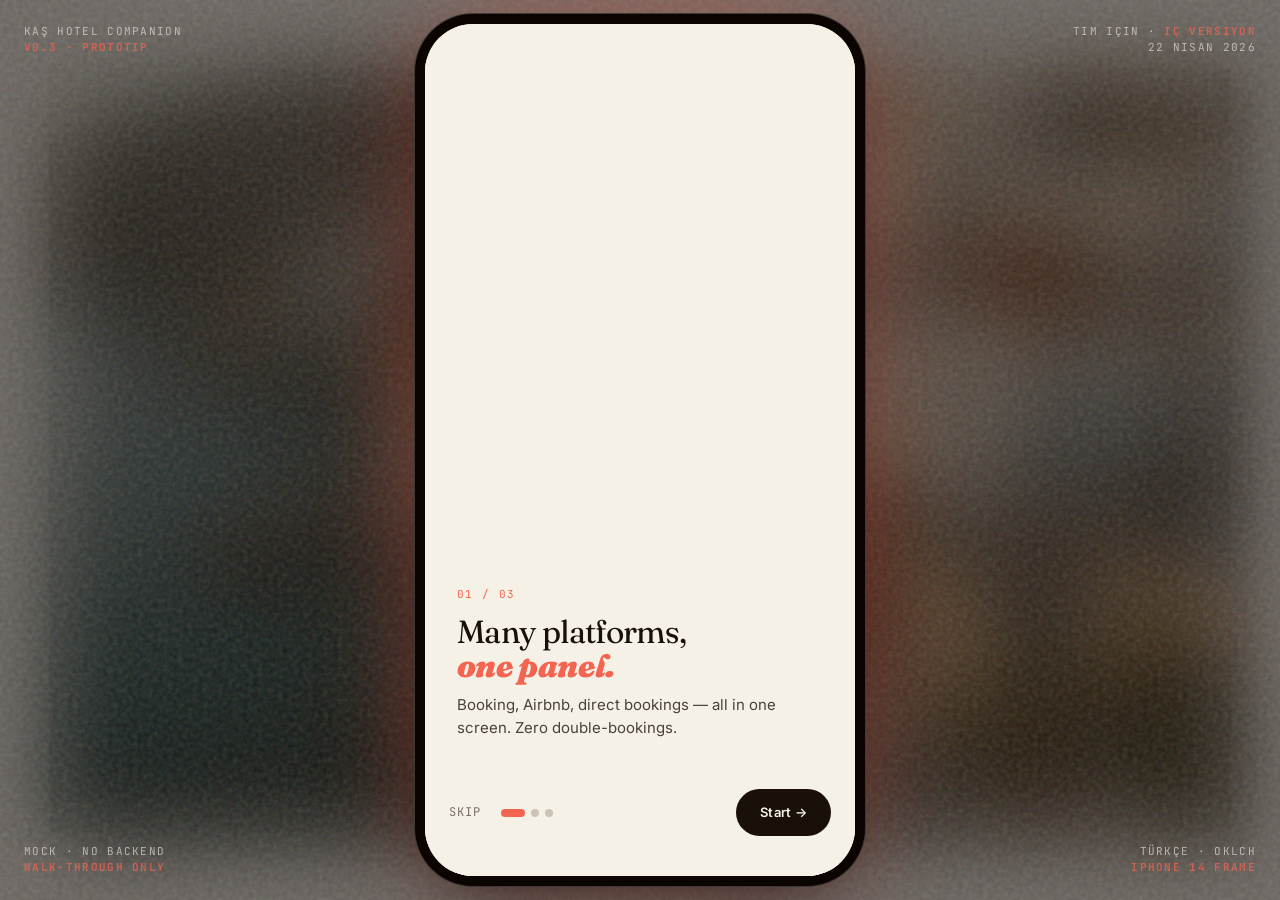
<file: app/index.html>
<!DOCTYPE html>
<html lang="tr">
<head>
<meta charset="UTF-8">
<meta name="viewport" content="width=device-width, initial-scale=1, maximum-scale=1, viewport-fit=cover">
<meta name="theme-color" content="#0f0e0c">
<meta name="apple-mobile-web-app-capable" content="yes">
<meta name="apple-mobile-web-app-status-bar-style" content="default">
<meta name="apple-mobile-web-app-title" content="Kaş Hotel">
<title>Kaş Hotel Companion · prototip</title>
<meta name="description" content="Kaş ve Kalkan otelcileri için mobil uygulama prototipi — rezervasyon yönetimi, haftalık fiyat, vergi eşiği, misafir botu.">
<meta property="og:title" content="Kaş Hotel Companion">
<meta property="og:description" content="Mobil uygulama prototipi · 4 ana araç bir elin altında">
<meta property="og:image" content="https://timzinin.com/kas-kalkan-hotels/images/hero.jpg">
<meta property="og:url" content="https://timzinin.com/kas-kalkan-hotels/app/">

<link rel="preconnect" href="https://fonts.googleapis.com">
<link rel="preconnect" href="https://fonts.gstatic.com" crossorigin>
<link href="https://fonts.googleapis.com/css2?family=Fraunces:ital,opsz,wght@0,9..144,400;0,9..144,500;0,9..144,900;1,9..144,400;1,9..144,900&family=Inter:wght@400;500;600;700&family=JetBrains+Mono:wght@400;500;600&display=swap" rel="stylesheet">

<link rel="stylesheet" href="style.css">
</head>
<body>

<div class="stage">
  <div class="stage-meta tl">Kaş Hotel Companion<br><b>v0.3 · prototip</b></div>
  <div class="stage-meta tr">Tim için · <b>iç versiyon</b><br>22 Nisan 2026</div>
  <div class="stage-meta bl">Mock · no backend<br><b>walk-through only</b></div>
  <div class="stage-meta br">Türkçe · OKLCH<br><b>iPhone 14 frame</b></div>

  <div class="phone">
    <div class="splash">
      <div class="splash-inner">
        <div class="splash-logo">KH</div>
        <div class="splash-name">Kaş Hotel Companion</div>
        <div class="splash-tag">Sabah 08:00 · bugün ne var?</div>
      </div>
    </div>
    <div id="app"></div>
  </div>
</div>

<script type="module" src="app.js"></script>
</body>
</html>
</file>
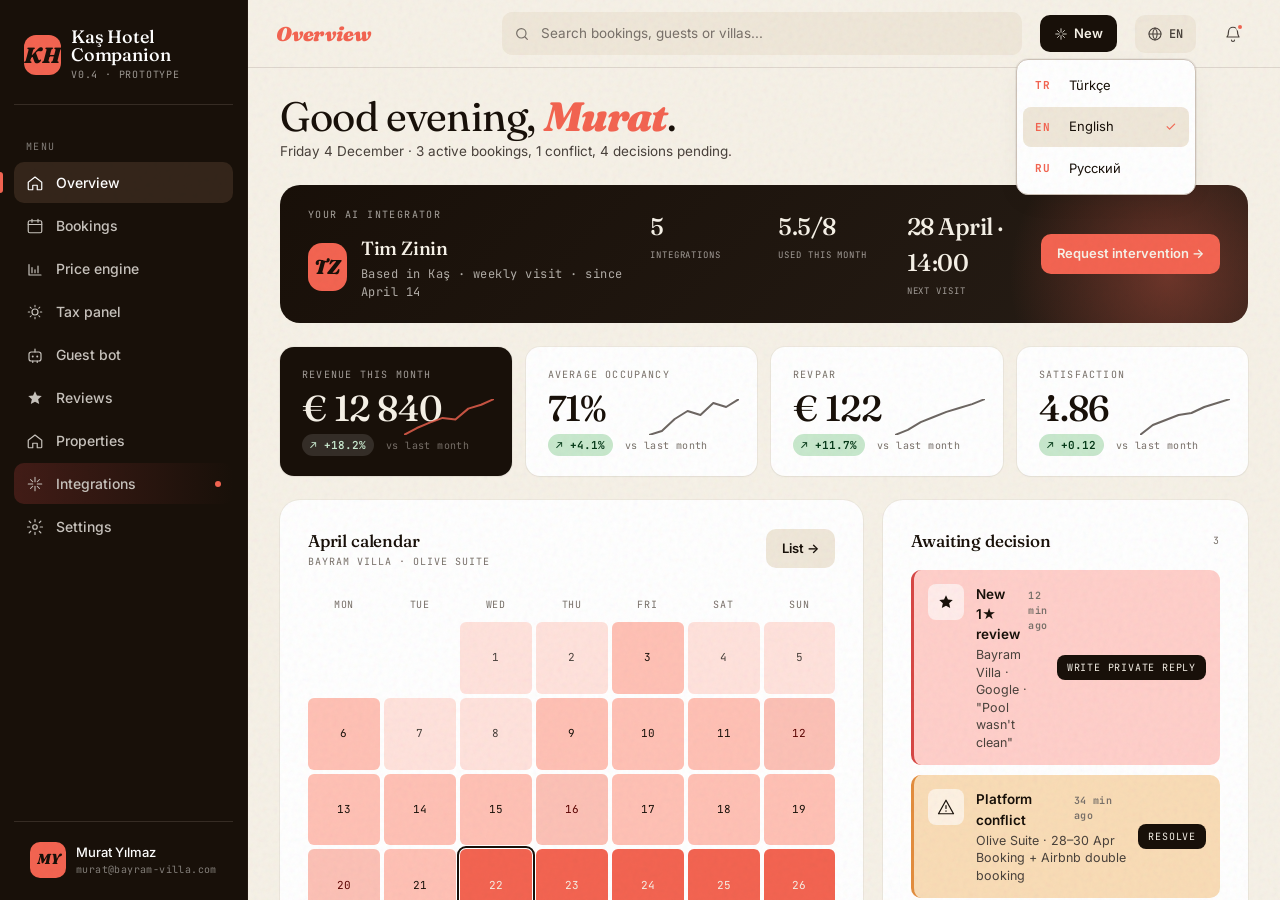
<file: web/index.html>
<!DOCTYPE html>
<html lang="tr">
<head>
<meta charset="UTF-8">
<meta name="viewport" content="width=device-width, initial-scale=1">
<meta name="theme-color" content="#f5f2ec">
<title>Kaş Hotel · Dashboard</title>
<meta name="description" content="Kaş ve Kalkan otelcileri için web panosu · rezervasyon · fiyat · vergi · misafir botu.">
<meta property="og:title" content="Kaş Hotel Dashboard">
<meta property="og:description" content="Web prototipi · 3 dilli · TR / EN / RU">
<meta property="og:image" content="https://timzinin.com/kas-kalkan-hotels/images/hero.jpg">
<meta property="og:url" content="https://timzinin.com/kas-kalkan-hotels/web/">

<link rel="preconnect" href="https://fonts.googleapis.com">
<link rel="preconnect" href="https://fonts.gstatic.com" crossorigin>
<link href="https://fonts.googleapis.com/css2?family=Fraunces:ital,opsz,wght@0,9..144,400;0,9..144,500;0,9..144,900;1,9..144,400;1,9..144,900&family=Inter:wght@400;500;600;700&family=JetBrains+Mono:wght@400;500;600&display=swap" rel="stylesheet">
<link rel="stylesheet" href="style.css">
</head>
<body>

<div class="shell">
  <aside class="sidebar" id="sidebar"></aside>
  <header class="topbar" id="topbar"></header>
  <main class="main" id="main"></main>
</div>

<script type="module" src="app.js"></script>
</body>
</html>
</file>
<file: app/style.css>
:root {
  --bg: oklch(96% 0.015 85);
  --bg-2: oklch(93% 0.02 80);
  --bg-3: oklch(89% 0.03 75);
  --ink: oklch(18% 0.02 60);
  --ink-soft: oklch(38% 0.015 60);
  --ink-fade: oklch(55% 0.015 65);
  --coral: oklch(68% 0.18 30);
  --coral-soft: oklch(86% 0.07 30);
  --amber: oklch(78% 0.15 70);
  --amber-soft: oklch(91% 0.06 75);
  --teal: oklch(52% 0.10 200);
  --teal-soft: oklch(88% 0.045 200);
  --line: oklch(82% 0.02 70);
  --line-soft: oklch(88% 0.015 70);
  --ok: oklch(62% 0.12 150);
  --ok-soft: oklch(90% 0.05 150);
  --warn: oklch(72% 0.14 60);
  --danger: oklch(60% 0.18 25);
  --danger-soft: oklch(90% 0.06 25);
  --shadow: oklch(18% 0.02 60 / 0.10);
  --radius: 18px;
  --radius-sm: 12px;
  --nav-h: 68px;
  --top-h: 56px;
  --safe-top: env(safe-area-inset-top, 0);
  --safe-bottom: env(safe-area-inset-bottom, 0);
}

*, *::before, *::after { box-sizing: border-box; margin: 0; padding: 0; }
html, body { height: 100%; }
body {
  font-family: 'Inter', system-ui, sans-serif;
  background: var(--ink);
  color: var(--ink);
  -webkit-font-smoothing: antialiased;
  overflow: hidden;
  font-size: 15px;
  line-height: 1.45;
}

button { font: inherit; color: inherit; background: none; border: none; cursor: pointer; -webkit-tap-highlight-color: transparent; }

/* DESKTOP BACKDROP — blurred hero behind phone frame */
.stage {
  position: fixed;
  inset: 0;
  background: var(--ink);
  background-image: url('../images/hero.jpg');
  background-size: cover;
  background-position: center;
  display: grid;
  place-items: center;
  padding: 24px;
  overflow: hidden;
}
.stage::before {
  content: '';
  position: absolute;
  inset: 0;
  background: oklch(18% 0.02 60 / 0.65);
  backdrop-filter: blur(40px) saturate(0.9);
  -webkit-backdrop-filter: blur(40px) saturate(0.9);
}
.stage::after {
  content: '';
  position: absolute;
  inset: 0;
  pointer-events: none;
  opacity: 0.18;
  mix-blend-mode: screen;
  background-image: url("data:image/svg+xml,%3Csvg viewBox='0 0 200 200' xmlns='http://www.w3.org/2000/svg'%3E%3Cfilter id='n'%3E%3CfeTurbulence type='fractalNoise' baseFrequency='0.9' numOctaves='3'/%3E%3C/filter%3E%3Crect width='100%25' height='100%25' filter='url(%23n)'/%3E%3C/svg%3E");
}

.stage-meta {
  position: absolute;
  z-index: 10;
  color: oklch(88% 0.01 70);
  font-family: 'JetBrains Mono', monospace;
  font-size: 11px;
  letter-spacing: 0.12em;
  text-transform: uppercase;
  opacity: 0.75;
}
.stage-meta.tl { top: 24px; left: 24px; }
.stage-meta.tr { top: 24px; right: 24px; text-align: right; }
.stage-meta.bl { bottom: 24px; left: 24px; }
.stage-meta.br { bottom: 24px; right: 24px; text-align: right; }
.stage-meta b { color: var(--coral); font-weight: 700; }

/* PHONE FRAME */
.phone {
  position: relative;
  width: 100%;
  max-width: 430px;
  height: 100%;
  max-height: 900px;
  background: var(--bg);
  color: var(--ink);
  border-radius: 48px;
  overflow: hidden;
  box-shadow:
    0 0 0 10px oklch(12% 0.02 60),
    0 0 0 11px oklch(35% 0.01 70),
    0 30px 80px -20px oklch(10% 0 0 / 0.8),
    0 0 120px -30px var(--coral);
  display: flex;
  flex-direction: column;
  z-index: 5;
}
.phone::before {
  content: '';
  position: absolute;
  top: 0; left: 50%;
  transform: translateX(-50%);
  width: 120px;
  height: 30px;
  background: oklch(12% 0.02 60);
  border-bottom-left-radius: 18px;
  border-bottom-right-radius: 18px;
  z-index: 500;
}

/* Mobile: full viewport, no frame */
@media (max-width: 767px) {
  .stage { padding: 0; background: var(--bg); }
  .stage::before, .stage::after { display: none; }
  .stage-meta { display: none; }
  .phone {
    max-width: none;
    max-height: none;
    height: 100%;
    border-radius: 0;
    box-shadow: none;
  }
  .phone::before { display: none; }
}

/* GRAIN inside app */
.phone::after {
  content: '';
  position: absolute;
  inset: 0;
  pointer-events: none;
  z-index: 1;
  opacity: 0.07;
  mix-blend-mode: multiply;
  background-image: url("data:image/svg+xml,%3Csvg viewBox='0 0 200 200' xmlns='http://www.w3.org/2000/svg'%3E%3Cfilter id='n'%3E%3CfeTurbulence type='fractalNoise' baseFrequency='0.9' numOctaves='3'/%3E%3C/filter%3E%3Crect width='100%25' height='100%25' filter='url(%23n)'/%3E%3C/svg%3E");
}

/* STATUS BAR */
.status-bar {
  display: flex;
  justify-content: space-between;
  align-items: center;
  padding: calc(10px + var(--safe-top)) 28px 6px;
  font-family: 'JetBrains Mono', monospace;
  font-size: 13px;
  font-weight: 600;
  color: var(--ink);
  z-index: 400;
  position: relative;
  letter-spacing: 0.02em;
}
.status-bar .right { display: flex; gap: 6px; align-items: center; font-size: 11px; }
.status-bar .battery { width: 22px; height: 10px; border: 1px solid var(--ink); border-radius: 3px; position: relative; }
.status-bar .battery::before { content: ''; position: absolute; right: -3px; top: 2px; width: 2px; height: 4px; background: var(--ink); border-radius: 0 1px 1px 0; }
.status-bar .battery::after { content: ''; position: absolute; left: 1px; top: 1px; bottom: 1px; width: 80%; background: var(--ink); border-radius: 1px; }

/* TOP BAR */
.top-bar {
  padding: 14px 24px 12px;
  display: flex;
  justify-content: space-between;
  align-items: center;
  position: relative;
  z-index: 300;
  background: var(--bg);
}
.top-bar .back {
  width: 40px; height: 40px;
  display: grid; place-items: center;
  border-radius: 999px;
  background: var(--bg-2);
  transition: background .2s;
}
.top-bar .back:hover { background: var(--bg-3); }
.top-bar .back svg { width: 18px; height: 18px; transform: rotate(180deg); color: var(--ink); }
.top-bar .title {
  font-family: 'Fraunces', serif;
  font-size: 17px;
  font-weight: 500;
  letter-spacing: -0.01em;
}
.top-bar .bell {
  position: relative;
  width: 40px; height: 40px;
  display: grid; place-items: center;
  border-radius: 999px;
}
.top-bar .bell svg { width: 22px; height: 22px; color: var(--ink); }
.top-bar .bell .dot {
  position: absolute; top: 8px; right: 8px;
  width: 9px; height: 9px; border-radius: 50%;
  background: var(--coral);
  border: 2px solid var(--bg);
}

/* SCREEN CONTAINER */
.screen {
  flex: 1;
  overflow-y: auto;
  overflow-x: hidden;
  padding-bottom: calc(var(--nav-h) + 24px + var(--safe-bottom));
  position: relative;
  z-index: 2;
  -webkit-overflow-scrolling: touch;
}
.screen::-webkit-scrollbar { display: none; }
.screen { scrollbar-width: none; }

/* BOTTOM NAV */
.bottom-nav {
  position: absolute;
  bottom: 0; left: 0; right: 0;
  height: calc(var(--nav-h) + var(--safe-bottom));
  padding-bottom: var(--safe-bottom);
  background: oklch(96% 0.015 85 / 0.92);
  backdrop-filter: blur(14px);
  -webkit-backdrop-filter: blur(14px);
  border-top: 1px solid var(--line-soft);
  display: grid;
  grid-template-columns: repeat(5, 1fr);
  z-index: 350;
}
.bottom-nav a {
  display: flex;
  flex-direction: column;
  align-items: center;
  justify-content: center;
  gap: 4px;
  text-decoration: none;
  color: var(--ink-fade);
  padding-top: 10px;
  position: relative;
  transition: color .2s;
}
.bottom-nav a svg { width: 22px; height: 22px; }
.bottom-nav a .lbl { font-size: 10px; font-weight: 500; letter-spacing: 0.02em; }
.bottom-nav a.active { color: var(--coral); }
.bottom-nav a.active::before {
  content: '';
  position: absolute;
  top: 0; left: 50%;
  transform: translateX(-50%);
  width: 28px; height: 3px;
  background: var(--coral);
  border-radius: 0 0 3px 3px;
}

/* === SCREEN: SPLASH === */
.splash {
  position: absolute;
  inset: 0;
  display: grid;
  place-items: center;
  background: var(--ink);
  color: var(--bg);
  z-index: 999;
  animation: splashOut 1.4s forwards 1.2s;
}
.splash-inner { text-align: center; display: flex; flex-direction: column; align-items: center; gap: 18px; }
.splash-logo {
  width: 96px; height: 96px;
  background: var(--coral);
  border-radius: 28px;
  display: grid; place-items: center;
  font-family: 'Fraunces', serif;
  font-weight: 900;
  font-size: 48px;
  font-style: italic;
  color: var(--bg);
  transform: scale(0.3); opacity: 0;
  animation: splashLogo .8s cubic-bezier(.2,.9,.3,1.2) forwards .15s;
}
.splash-name {
  font-family: 'Fraunces', serif;
  font-size: 28px;
  font-weight: 500;
  letter-spacing: -0.02em;
  opacity: 0;
  animation: fadeUp .6s forwards .7s;
}
.splash-tag {
  font-family: 'JetBrains Mono', monospace;
  font-size: 11px;
  letter-spacing: 0.15em;
  text-transform: uppercase;
  color: oklch(70% 0.01 70);
  opacity: 0;
  animation: fadeUp .6s forwards .9s;
}
@keyframes splashLogo { to { transform: scale(1); opacity: 1; } }
@keyframes fadeUp { from { opacity: 0; transform: translateY(10px); } to { opacity: 1; transform: translateY(0); } }
@keyframes splashOut { to { opacity: 0; pointer-events: none; visibility: hidden; } }

/* === HOME === */
.home-hero { padding: 8px 24px 20px; }
.greet-label { font-family: 'JetBrains Mono', monospace; font-size: 11px; letter-spacing: 0.12em; text-transform: uppercase; color: var(--ink-fade); margin-bottom: 8px; }
.greet-line {
  font-family: 'Fraunces', serif;
  font-size: clamp(26px, 7vw, 34px);
  font-weight: 400;
  line-height: 1.05;
  letter-spacing: -0.02em;
}
.greet-line em { color: var(--coral); font-style: italic; font-weight: 900; }
.greet-sub {
  font-size: 14px;
  color: var(--ink-soft);
  margin-top: 8px;
  line-height: 1.4;
}

.widget-grid {
  display: grid;
  grid-template-columns: 1fr 1fr;
  gap: 10px;
  padding: 0 16px;
}
.widget {
  background: var(--bg-2);
  border-radius: var(--radius);
  padding: 16px;
  min-height: 128px;
  display: flex;
  flex-direction: column;
  justify-content: space-between;
  text-decoration: none;
  color: inherit;
  position: relative;
  overflow: hidden;
  transition: transform .25s, background .25s;
  border: 1px solid transparent;
}
.widget:active { transform: scale(0.98); }
.widget-head { display: flex; align-items: center; gap: 8px; color: var(--ink-soft); }
.widget-head svg { width: 16px; height: 16px; }
.widget-head .lbl { font-size: 11px; font-weight: 600; text-transform: uppercase; letter-spacing: 0.08em; }
.widget-val {
  font-family: 'Fraunces', serif;
  font-size: 26px;
  font-weight: 500;
  letter-spacing: -0.02em;
  line-height: 1;
}
.widget-meta {
  display: inline-flex; align-items: center; gap: 4px;
  font-family: 'JetBrains Mono', monospace;
  font-size: 11px;
  letter-spacing: 0.04em;
  padding: 3px 8px;
  border-radius: 999px;
  align-self: flex-start;
}
.widget-meta.ok { background: var(--ok-soft); color: oklch(32% 0.08 150); }
.widget-meta.warn { background: var(--amber-soft); color: oklch(38% 0.10 60); }
.widget-meta.alert { background: var(--danger-soft); color: oklch(35% 0.12 25); }

.widget-spark {
  position: absolute;
  bottom: -10px;
  right: -10px;
  width: 90px; height: 40px;
  opacity: 0.25;
  pointer-events: none;
}

.widget.coral { background: var(--coral); color: var(--bg); }
.widget.coral .widget-head { color: oklch(96% 0.02 60); }
.widget.coral .widget-meta { background: oklch(100% 0 0 / 0.25); color: var(--bg); }

/* GAUGE ring mini inside widget */
.widget-gauge {
  position: absolute;
  bottom: 14px; right: 14px;
  width: 44px; height: 44px;
}
.gauge-ring { transform: rotate(-90deg); }
.gauge-track { stroke: var(--line); }
.gauge-fill { stroke: var(--amber); transition: stroke-dashoffset 1s cubic-bezier(.2,.8,.2,1); }

.section-label {
  display: flex;
  justify-content: space-between;
  align-items: baseline;
  padding: 28px 24px 10px;
}
.section-label .ttl { font-family: 'JetBrains Mono', monospace; font-size: 11px; letter-spacing: 0.12em; text-transform: uppercase; color: var(--ink-fade); }
.section-label a { font-size: 12px; color: var(--coral); text-decoration: none; }

.alert-feed { padding: 0 16px; display: flex; flex-direction: column; gap: 8px; }
.alert-item {
  display: flex; align-items: flex-start; gap: 14px;
  padding: 14px 16px;
  background: var(--bg-2);
  border-radius: var(--radius);
  border-left: 3px solid var(--line);
  cursor: pointer;
  transition: background .2s, transform .2s;
  position: relative;
}
.alert-item:active { transform: scale(0.99); }
.alert-item.critical { border-left-color: var(--danger); background: var(--danger-soft); }
.alert-item.warn { border-left-color: var(--warn); background: var(--amber-soft); }
.alert-item.info { border-left-color: var(--teal); background: var(--teal-soft); }
.alert-item.ok { border-left-color: var(--ok); background: var(--ok-soft); }
.alert-icon {
  width: 32px; height: 32px;
  display: grid; place-items: center;
  border-radius: 8px;
  background: oklch(100% 0 0 / 0.6);
  color: var(--ink);
  flex-shrink: 0;
}
.alert-icon svg { width: 16px; height: 16px; }
.alert-body { flex: 1; min-width: 0; }
.alert-ttl { font-weight: 600; font-size: 14px; display: flex; justify-content: space-between; gap: 8px; align-items: baseline; }
.alert-ttl .time { font-family: 'JetBrains Mono', monospace; font-size: 10px; color: var(--ink-fade); font-weight: 400; letter-spacing: 0.05em; flex-shrink: 0; }
.alert-txt { font-size: 13px; color: var(--ink-soft); margin-top: 2px; line-height: 1.4; }
.alert-cta {
  font-family: 'JetBrains Mono', monospace;
  font-size: 10px;
  text-transform: uppercase;
  letter-spacing: 0.1em;
  color: var(--coral);
  margin-top: 6px;
  display: inline-block;
}

.quick-actions {
  display: flex; gap: 10px;
  padding: 8px 16px 0;
  overflow-x: auto;
  scrollbar-width: none;
}
.quick-actions::-webkit-scrollbar { display: none; }
.qa {
  flex-shrink: 0;
  padding: 10px 16px;
  background: var(--bg-2);
  border-radius: 999px;
  font-size: 13px;
  font-weight: 500;
  display: flex; align-items: center; gap: 8px;
  text-decoration: none;
  color: var(--ink);
  border: 1px solid transparent;
  transition: background .2s;
}
.qa:active { background: var(--bg-3); }
.qa svg { width: 14px; height: 14px; }
.qa.primary { background: var(--ink); color: var(--bg); }

/* === BOOKINGS === */
.tab-bar {
  display: flex;
  padding: 0 24px;
  gap: 4px;
  border-bottom: 1px solid var(--line-soft);
  margin-bottom: 4px;
  position: sticky;
  top: 0;
  background: var(--bg);
  z-index: 20;
}
.tab {
  padding: 14px 14px 12px;
  font-size: 14px;
  font-weight: 500;
  color: var(--ink-fade);
  position: relative;
  transition: color .2s;
}
.tab.active { color: var(--ink); }
.tab.active::after {
  content: '';
  position: absolute;
  bottom: -1px; left: 10px; right: 10px;
  height: 2px;
  background: var(--coral);
  border-radius: 2px 2px 0 0;
}
.tab .cnt { font-family: 'JetBrains Mono', monospace; font-size: 10px; color: var(--ink-fade); margin-left: 4px; }

.sync-row {
  display: flex; align-items: center; gap: 8px;
  padding: 10px 24px;
  font-family: 'JetBrains Mono', monospace;
  font-size: 11px;
  color: var(--ink-fade);
  text-transform: uppercase;
  letter-spacing: 0.08em;
}
.sync-dot {
  width: 7px; height: 7px;
  background: var(--ok);
  border-radius: 50%;
  animation: pulse 1.8s ease-in-out infinite;
}
@keyframes pulse { 0%, 100% { opacity: 1; box-shadow: 0 0 0 0 oklch(62% 0.12 150 / 0.5); } 50% { opacity: 0.6; box-shadow: 0 0 0 8px oklch(62% 0.12 150 / 0); } }

.date-strip {
  display: flex; gap: 6px;
  padding: 0 24px 14px;
  overflow-x: auto;
  scrollbar-width: none;
}
.date-strip::-webkit-scrollbar { display: none; }
.date-chip {
  flex-shrink: 0;
  width: 52px; height: 64px;
  background: var(--bg-2);
  border-radius: 14px;
  display: flex; flex-direction: column;
  align-items: center; justify-content: center;
  gap: 2px;
  cursor: pointer;
  transition: all .2s;
}
.date-chip .d { font-family: 'Fraunces', serif; font-size: 20px; font-weight: 500; }
.date-chip .w { font-size: 10px; color: var(--ink-fade); text-transform: uppercase; letter-spacing: 0.08em; }
.date-chip.active { background: var(--ink); color: var(--bg); }
.date-chip.active .w { color: oklch(75% 0.01 70); }
.date-chip.has { position: relative; }
.date-chip.has::after {
  content: '';
  position: absolute;
  bottom: 8px;
  width: 4px; height: 4px;
  background: var(--coral);
  border-radius: 50%;
}

.conflict-banner {
  margin: 0 16px 16px;
  padding: 14px 16px;
  background: var(--danger-soft);
  border-radius: var(--radius);
  border-left: 3px solid var(--danger);
  display: flex; align-items: center; gap: 12px;
  animation: slideDown .5s cubic-bezier(.2,.9,.3,1.1);
}
@keyframes slideDown { from { opacity: 0; transform: translateY(-10px); } to { opacity: 1; transform: translateY(0); } }
.conflict-banner .ico {
  width: 36px; height: 36px;
  display: grid; place-items: center;
  background: var(--danger);
  color: var(--bg);
  border-radius: 10px;
  flex-shrink: 0;
}
.conflict-banner .ico svg { width: 18px; height: 18px; }
.conflict-banner .txt { flex: 1; min-width: 0; }
.conflict-banner .ttl { font-weight: 600; font-size: 14px; color: oklch(30% 0.1 25); }
.conflict-banner .sub { font-size: 12px; color: oklch(40% 0.08 25); margin-top: 2px; }
.conflict-banner .btn {
  padding: 8px 14px;
  background: var(--ink);
  color: var(--bg);
  border-radius: 10px;
  font-size: 12px;
  font-weight: 600;
  flex-shrink: 0;
}

.bk-list { padding: 0 16px; display: flex; flex-direction: column; gap: 8px; }
.bk-card {
  background: var(--bg-2);
  border-radius: var(--radius);
  padding: 14px 16px;
  display: grid;
  grid-template-columns: 1fr auto;
  gap: 10px;
  transition: background .2s;
}
.bk-card:active { background: var(--bg-3); }
.bk-card.conflict { background: var(--danger-soft); border: 1px solid oklch(75% 0.1 25); }
.bk-head { display: flex; align-items: center; gap: 8px; margin-bottom: 6px; }
.bk-head .flag { font-size: 18px; }
.bk-head .name { font-weight: 600; font-size: 14px; }
.bk-head .plat {
  font-family: 'JetBrains Mono', monospace;
  font-size: 9px;
  padding: 2px 6px;
  border-radius: 4px;
  background: oklch(100% 0 0 / 0.7);
  color: var(--ink-soft);
  text-transform: uppercase;
  letter-spacing: 0.06em;
  margin-left: auto;
}
.bk-head .plat.booking { background: oklch(48% 0.18 260); color: var(--bg); }
.bk-head .plat.airbnb { background: oklch(62% 0.22 15); color: var(--bg); }
.bk-head .plat.direct { background: var(--ink); color: var(--bg); }
.bk-body { color: var(--ink-soft); font-size: 13px; }
.bk-body .dt { font-family: 'Fraunces', serif; font-size: 15px; color: var(--ink); font-weight: 500; }
.bk-body .villa { font-size: 12px; color: var(--ink-fade); margin-top: 2px; }
.bk-total {
  font-family: 'Fraunces', serif;
  font-size: 18px;
  font-weight: 500;
  text-align: right;
  align-self: center;
}
.bk-total .nights { display: block; font-family: 'JetBrains Mono', monospace; font-size: 10px; color: var(--ink-fade); font-weight: 400; margin-top: 2px; letter-spacing: 0.05em; }

/* === PRICING === */
.pricing-head {
  padding: 8px 24px 18px;
}
.pricing-head h2 {
  font-family: 'Fraunces', serif;
  font-size: 28px;
  font-weight: 400;
  letter-spacing: -0.02em;
  line-height: 1.05;
}
.pricing-head h2 em { color: var(--coral); font-weight: 900; font-style: italic; }
.pricing-head p { font-size: 13px; color: var(--ink-soft); margin-top: 6px; }

.week-list { padding: 0 16px; display: flex; flex-direction: column; gap: 12px; }
.week-card {
  background: var(--bg-2);
  border-radius: var(--radius);
  padding: 18px;
  position: relative;
  overflow: hidden;
}
.week-card.applied {
  background: var(--ok-soft);
  border: 1px solid oklch(75% 0.08 150);
}
.week-head { display: flex; justify-content: space-between; align-items: baseline; margin-bottom: 12px; }
.week-head .lbl { font-family: 'JetBrains Mono', monospace; font-size: 10px; text-transform: uppercase; letter-spacing: 0.1em; color: var(--ink-fade); }
.week-head .dates { font-family: 'Fraunces', serif; font-size: 17px; font-weight: 500; }

.occ-bar {
  height: 4px;
  background: var(--line-soft);
  border-radius: 2px;
  overflow: hidden;
  margin-bottom: 8px;
  position: relative;
}
.occ-bar .fill { height: 100%; border-radius: 2px; background: var(--ink); transition: width 1s cubic-bezier(.2,.8,.2,1); }
.occ-bar .fill.low { background: var(--coral); }
.occ-bar .fill.mid { background: var(--amber); }
.occ-bar .fill.high { background: var(--ok); }
.occ-lbl { font-size: 11px; color: var(--ink-fade); font-family: 'JetBrains Mono', monospace; letter-spacing: 0.05em; margin-bottom: 16px; }

.price-row { display: flex; align-items: center; gap: 14px; margin-bottom: 10px; }
.price-now {
  font-family: 'Fraunces', serif;
  font-size: 14px;
  color: var(--ink-fade);
  text-decoration: line-through;
  text-decoration-thickness: 1.5px;
}
.price-arr {
  width: 22px; height: 22px;
  border-radius: 999px;
  background: var(--coral-soft);
  color: var(--coral);
  display: grid; place-items: center;
}
.price-arr.down { background: oklch(88% 0.06 200); color: var(--teal); }
.price-arr svg { width: 12px; height: 12px; }
.price-new {
  font-family: 'Fraunces', serif;
  font-size: 32px;
  font-weight: 500;
  letter-spacing: -0.02em;
  line-height: 1;
}
.price-delta {
  font-family: 'JetBrains Mono', monospace;
  font-size: 11px;
  letter-spacing: 0.04em;
  padding: 3px 8px;
  border-radius: 999px;
  margin-left: auto;
}
.price-delta.up { background: var(--coral-soft); color: oklch(35% 0.12 30); }
.price-delta.down { background: var(--teal-soft); color: oklch(30% 0.08 200); }

.reason-line { font-size: 12px; color: var(--ink-soft); line-height: 1.4; margin-bottom: 14px; }

.week-actions { display: flex; gap: 8px; }
.btn {
  padding: 11px 18px;
  border-radius: 10px;
  font-size: 13px;
  font-weight: 600;
  font-family: inherit;
  transition: background .2s, transform .15s;
  cursor: pointer;
  display: inline-flex; align-items: center; gap: 6px;
}
.btn:active { transform: scale(0.97); }
.btn.primary { background: var(--ink); color: var(--bg); flex: 1; justify-content: center; }
.btn.primary:hover { background: oklch(25% 0.02 60); }
.btn.secondary { background: var(--bg-3); color: var(--ink); }
.btn.coral { background: var(--coral); color: var(--bg); }
.btn.full { width: 100%; justify-content: center; }

.applied-badge {
  display: inline-flex; align-items: center; gap: 6px;
  font-family: 'JetBrains Mono', monospace;
  font-size: 11px;
  color: oklch(32% 0.08 150);
  text-transform: uppercase;
  letter-spacing: 0.1em;
}
.applied-badge svg { width: 14px; height: 14px; }

/* === TAX === */
.tax-list { padding: 4px 16px 0; display: flex; flex-direction: column; gap: 12px; }
.tax-card {
  background: var(--bg-2);
  border-radius: var(--radius);
  padding: 20px;
  display: grid;
  grid-template-columns: 1fr 100px;
  gap: 18px;
  align-items: center;
}
.tax-info .lbl { font-family: 'JetBrains Mono', monospace; font-size: 10px; color: var(--ink-fade); letter-spacing: 0.1em; text-transform: uppercase; margin-bottom: 6px; }
.tax-info .name { font-family: 'Fraunces', serif; font-size: 20px; font-weight: 500; letter-spacing: -0.02em; line-height: 1.1; }
.tax-info .sub { font-size: 12px; color: var(--ink-soft); margin-top: 4px; }
.tax-info .weeks { font-family: 'JetBrains Mono', monospace; font-size: 11px; color: var(--coral); margin-top: 10px; text-transform: uppercase; letter-spacing: 0.06em; }

.tax-gauge {
  width: 100px; height: 100px;
  position: relative;
  display: grid; place-items: center;
}
.tax-gauge svg { transform: rotate(-90deg); }
.tax-gauge .track { stroke: var(--line-soft); }
.tax-gauge .fill { stroke: var(--coral); transition: stroke-dashoffset 1.2s cubic-bezier(.2,.8,.2,1); }
.tax-gauge.warn .fill { stroke: var(--warn); }
.tax-gauge.danger .fill { stroke: var(--danger); }
.tax-gauge .pct {
  position: absolute;
  font-family: 'Fraunces', serif;
  font-size: 22px;
  font-weight: 500;
  letter-spacing: -0.02em;
}

.tax-note {
  grid-column: 1 / -1;
  font-size: 13px;
  color: var(--ink-soft);
  line-height: 1.45;
  padding-top: 16px;
  border-top: 1px solid var(--line-soft);
  margin-top: 4px;
}

.tax-send { padding: 20px 16px 0; }

/* === BOT === */
.bot-head { padding: 8px 24px 10px; }
.bot-head h2 { font-family: 'Fraunces', serif; font-size: 28px; font-weight: 400; letter-spacing: -0.02em; line-height: 1.05; }
.bot-head h2 em { color: var(--coral); font-style: italic; font-weight: 900; }
.bot-head p { font-size: 13px; color: var(--ink-soft); margin-top: 6px; }

.bot-toggle {
  margin: 16px 16px 0;
  background: var(--ink);
  color: var(--bg);
  border-radius: var(--radius);
  padding: 18px;
  display: flex;
  align-items: center;
  gap: 14px;
}
.bot-toggle .avatar {
  width: 44px; height: 44px;
  background: var(--coral);
  border-radius: 14px;
  display: grid; place-items: center;
  color: var(--bg);
  flex-shrink: 0;
}
.bot-toggle .avatar svg { width: 22px; height: 22px; }
.bot-toggle .name { font-family: 'Fraunces', serif; font-weight: 500; font-size: 17px; }
.bot-toggle .meta { font-size: 11px; color: oklch(75% 0.01 70); font-family: 'JetBrains Mono', monospace; letter-spacing: 0.08em; }
.switch {
  margin-left: auto;
  width: 48px; height: 28px;
  background: oklch(35% 0.01 70);
  border-radius: 999px;
  position: relative;
  transition: background .2s;
  cursor: pointer;
  flex-shrink: 0;
}
.switch::after {
  content: '';
  position: absolute;
  top: 3px; left: 3px;
  width: 22px; height: 22px;
  background: var(--bg);
  border-radius: 50%;
  transition: transform .22s cubic-bezier(.2,.8,.2,1);
}
.switch.on { background: var(--coral); }
.switch.on::after { transform: translateX(20px); }

.conv-tabs { display: flex; gap: 8px; padding: 20px 16px 12px; overflow-x: auto; scrollbar-width: none; }
.conv-tabs::-webkit-scrollbar { display: none; }
.conv-tab {
  flex-shrink: 0;
  padding: 10px 14px;
  background: var(--bg-2);
  border-radius: 999px;
  font-size: 13px;
  display: flex; align-items: center; gap: 8px;
  transition: background .2s;
}
.conv-tab.active { background: var(--ink); color: var(--bg); }
.conv-tab .flag { font-size: 16px; }

.conv {
  margin: 0 16px;
  padding: 18px;
  background: var(--bg-2);
  border-radius: var(--radius);
  display: flex; flex-direction: column; gap: 10px;
}
.msg { max-width: 85%; padding: 10px 14px; border-radius: 16px; font-size: 14px; line-height: 1.4; animation: msgIn .4s cubic-bezier(.2,.9,.3,1.1); }
@keyframes msgIn { from { opacity: 0; transform: translateY(6px); } to { opacity: 1; transform: translateY(0); } }
.msg.guest { align-self: flex-start; background: var(--bg); color: var(--ink); border-bottom-left-radius: 4px; }
.msg.bot { align-self: flex-end; background: var(--coral); color: var(--bg); border-bottom-right-radius: 4px; }
.msg.bot::before { content: '✨ '; }

.conv-status {
  font-family: 'JetBrains Mono', monospace;
  font-size: 10px;
  text-transform: uppercase;
  letter-spacing: 0.1em;
  color: var(--ink-fade);
  text-align: center;
  padding-top: 8px;
  border-top: 1px solid var(--line-soft);
  margin-top: 4px;
}
.conv-status.escalated { color: var(--warn); }

/* === REVIEWS === */
.chip-row { display: flex; gap: 6px; padding: 8px 24px 14px; overflow-x: auto; scrollbar-width: none; }
.chip-row::-webkit-scrollbar { display: none; }
.chip {
  flex-shrink: 0;
  padding: 8px 14px;
  background: var(--bg-2);
  border-radius: 999px;
  font-size: 12px;
  font-weight: 500;
  transition: background .2s;
}
.chip.active { background: var(--ink); color: var(--bg); }

.new-review-banner {
  margin: 0 16px 14px;
  padding: 14px 16px;
  background: var(--danger);
  color: var(--bg);
  border-radius: var(--radius);
  display: flex;
  align-items: center;
  gap: 12px;
}
.new-review-banner .stars { font-family: 'Fraunces', serif; font-size: 26px; font-weight: 900; font-style: italic; }
.new-review-banner .txt { flex: 1; }
.new-review-banner .ttl { font-weight: 600; font-size: 14px; }
.new-review-banner .sub { font-size: 12px; opacity: 0.85; margin-top: 2px; }

.rev-list { padding: 0 16px; display: flex; flex-direction: column; gap: 12px; }
.rev-card { background: var(--bg-2); border-radius: var(--radius); padding: 16px; }
.rev-card.low { border-left: 3px solid var(--danger); }
.rev-head { display: flex; align-items: center; gap: 8px; margin-bottom: 10px; flex-wrap: wrap; }
.rev-stars { color: var(--amber); font-size: 14px; letter-spacing: -0.05em; }
.rev-plat {
  font-family: 'JetBrains Mono', monospace;
  font-size: 9px;
  padding: 2px 6px;
  border-radius: 4px;
  background: oklch(100% 0 0 / 0.6);
  text-transform: uppercase;
  letter-spacing: 0.06em;
  color: var(--ink-soft);
}
.rev-when { font-family: 'JetBrains Mono', monospace; font-size: 10px; color: var(--ink-fade); letter-spacing: 0.05em; text-transform: uppercase; margin-left: auto; }
.rev-guest { font-weight: 600; font-size: 13px; margin-bottom: 2px; }
.rev-villa { font-size: 11px; color: var(--ink-fade); margin-bottom: 10px; }
.rev-text { font-family: 'Fraunces', serif; font-style: italic; font-size: 15px; color: var(--ink); line-height: 1.35; padding: 10px 14px; border-left: 2px solid var(--line); margin-bottom: 12px; }

.rev-draft { background: var(--amber-soft); border-radius: 12px; padding: 14px; margin-bottom: 12px; }
.rev-draft .lbl { display: flex; align-items: center; gap: 6px; font-family: 'JetBrains Mono', monospace; font-size: 10px; text-transform: uppercase; letter-spacing: 0.08em; color: oklch(38% 0.1 60); margin-bottom: 8px; }
.rev-draft .lbl svg { width: 12px; height: 12px; }
.rev-draft .txt { font-size: 13.5px; color: var(--ink); line-height: 1.45; }
.rev-actions { display: flex; gap: 6px; }
.rev-actions .btn { flex: 1; padding: 10px; font-size: 12px; justify-content: center; }
.rev-actions .btn.secondary { background: transparent; border: 1px solid var(--line); }

/* === MORE / SETTINGS === */
.more-head { padding: 12px 24px 20px; display: flex; align-items: center; gap: 14px; }
.avatar-big {
  width: 56px; height: 56px;
  border-radius: 18px;
  background: var(--ink);
  color: var(--bg);
  display: grid; place-items: center;
  font-family: 'Fraunces', serif;
  font-weight: 900;
  font-size: 22px;
  font-style: italic;
}
.more-head .info .name { font-family: 'Fraunces', serif; font-size: 20px; font-weight: 500; letter-spacing: -0.01em; }
.more-head .info .sub { font-size: 12px; color: var(--ink-fade); font-family: 'JetBrains Mono', monospace; letter-spacing: 0.06em; text-transform: uppercase; margin-top: 2px; }

.plan-card {
  margin: 0 16px 20px;
  padding: 18px;
  background: var(--ink);
  color: var(--bg);
  border-radius: var(--radius);
  position: relative;
  overflow: hidden;
}
.plan-card::before {
  content: '';
  position: absolute;
  top: -40%; right: -20%;
  width: 200px; height: 200px;
  background: radial-gradient(circle, var(--coral), transparent 70%);
  opacity: 0.35;
}
.plan-card .lbl { font-family: 'JetBrains Mono', monospace; font-size: 10px; letter-spacing: 0.1em; text-transform: uppercase; color: oklch(75% 0.01 70); }
.plan-card .name { font-family: 'Fraunces', serif; font-size: 26px; font-weight: 500; margin: 4px 0; letter-spacing: -0.02em; position: relative; }
.plan-card .price { font-family: 'Fraunces', serif; font-size: 16px; color: var(--coral); font-style: italic; position: relative; }
.plan-card .tools { display: flex; flex-wrap: wrap; gap: 6px; margin-top: 14px; position: relative; }
.plan-card .tool {
  padding: 4px 10px;
  background: oklch(100% 0 0 / 0.12);
  border-radius: 999px;
  font-size: 11px;
  font-family: 'JetBrains Mono', monospace;
  letter-spacing: 0.04em;
}

.menu-list { padding: 0 16px; }
.menu-row {
  display: flex; align-items: center; gap: 14px;
  padding: 14px 16px;
  background: var(--bg-2);
  border-radius: 12px;
  margin-bottom: 8px;
  text-decoration: none;
  color: inherit;
  transition: background .2s;
}
.menu-row:active { background: var(--bg-3); }
.menu-row svg { width: 18px; height: 18px; color: var(--ink-soft); }
.menu-row .lbl { flex: 1; font-size: 14px; font-weight: 500; }
.menu-row .val { font-size: 12px; color: var(--ink-fade); font-family: 'JetBrains Mono', monospace; letter-spacing: 0.04em; }
.menu-row .chev svg { width: 14px; height: 14px; color: var(--ink-fade); }

.foot-note {
  padding: 40px 24px 0;
  font-family: 'JetBrains Mono', monospace;
  font-size: 10px;
  color: var(--ink-fade);
  text-transform: uppercase;
  letter-spacing: 0.1em;
  text-align: center;
}
.foot-note .heart { color: var(--coral); }

/* === ONBOARDING === */
.onboard {
  position: absolute;
  inset: 0;
  background: var(--bg);
  z-index: 900;
  display: flex;
  flex-direction: column;
}
.onboard-slides {
  flex: 1;
  display: flex;
  overflow-x: auto;
  scroll-snap-type: x mandatory;
  scrollbar-width: none;
}
.onboard-slides::-webkit-scrollbar { display: none; }
.onboard-slide {
  flex: 0 0 100%;
  scroll-snap-align: start;
  padding: 30px 32px;
  display: flex;
  flex-direction: column;
  justify-content: space-between;
}
.onboard-slide .img {
  height: 55%;
  border-radius: var(--radius);
  background-size: cover;
  background-position: center;
  margin-bottom: 24px;
}
.onboard-slide .idx { font-family: 'JetBrains Mono', monospace; font-size: 11px; letter-spacing: 0.12em; text-transform: uppercase; color: var(--coral); margin-bottom: 12px; }
.onboard-slide h3 { font-family: 'Fraunces', serif; font-size: 32px; font-weight: 400; letter-spacing: -0.02em; line-height: 1.05; margin-bottom: 12px; }
.onboard-slide h3 em { color: var(--coral); font-weight: 900; font-style: italic; }
.onboard-slide p { font-size: 15px; color: var(--ink-soft); line-height: 1.5; }
.onboard-foot {
  padding: 20px 24px calc(40px + var(--safe-bottom));
  display: flex;
  align-items: center;
  gap: 20px;
}
.onboard-dots { display: flex; gap: 6px; flex: 1; }
.onboard-dot { width: 8px; height: 8px; background: var(--line); border-radius: 50%; transition: all .3s; }
.onboard-dot.active { width: 24px; background: var(--coral); border-radius: 999px; }
.onboard-skip { font-family: 'JetBrains Mono', monospace; font-size: 12px; color: var(--ink-fade); text-transform: uppercase; letter-spacing: 0.08em; }
.onboard-go {
  padding: 14px 24px;
  background: var(--ink);
  color: var(--bg);
  border-radius: 999px;
  font-size: 13px;
  font-weight: 600;
  letter-spacing: 0.02em;
}

/* === SHEET === */
.sheet-backdrop {
  position: absolute;
  inset: 0;
  background: oklch(15% 0.01 70 / 0.5);
  backdrop-filter: blur(6px);
  -webkit-backdrop-filter: blur(6px);
  z-index: 500;
  opacity: 0;
  pointer-events: none;
  transition: opacity .3s;
}
.sheet-backdrop.open { opacity: 1; pointer-events: auto; }
.sheet {
  position: absolute;
  bottom: 0; left: 0; right: 0;
  background: var(--bg);
  border-radius: 24px 24px 0 0;
  padding: 24px;
  padding-bottom: calc(24px + var(--safe-bottom));
  z-index: 600;
  transform: translateY(100%);
  transition: transform .35s cubic-bezier(.2,.9,.3,1.1);
  max-height: 80%;
  overflow-y: auto;
}
.sheet.open { transform: translateY(0); }
.sheet-handle {
  width: 48px; height: 5px;
  background: var(--line);
  border-radius: 999px;
  margin: -8px auto 18px;
}
.sheet h3 { font-family: 'Fraunces', serif; font-size: 24px; font-weight: 500; letter-spacing: -0.02em; margin-bottom: 6px; }
.sheet .sub { font-size: 13px; color: var(--ink-soft); margin-bottom: 18px; }

.opt-list { display: flex; flex-direction: column; gap: 10px; }
.opt {
  padding: 16px;
  background: var(--bg-2);
  border-radius: 14px;
  cursor: pointer;
  border: 1px solid transparent;
  transition: all .2s;
}
.opt.preferred { background: var(--ok-soft); border-color: oklch(75% 0.08 150); }
.opt .opt-lbl { font-weight: 600; font-size: 14px; margin-bottom: 4px; }
.opt .opt-sub { font-size: 12px; color: var(--ink-soft); }
.opt.preferred::after {
  content: 'Önerilen';
  float: right;
  font-family: 'JetBrains Mono', monospace;
  font-size: 9px;
  padding: 3px 8px;
  background: var(--ok);
  color: var(--bg);
  border-radius: 999px;
  text-transform: uppercase;
  letter-spacing: 0.08em;
  margin-top: -2px;
}

.competitors {
  background: var(--bg-2);
  border-radius: 14px;
  padding: 14px;
  margin: 12px 0;
}
.competitors .lbl { font-family: 'JetBrains Mono', monospace; font-size: 10px; letter-spacing: 0.1em; text-transform: uppercase; color: var(--ink-fade); margin-bottom: 10px; }
.competitors .bars { display: flex; gap: 4px; align-items: flex-end; height: 60px; }
.competitors .bar {
  flex: 1;
  background: var(--line);
  border-radius: 4px 4px 0 0;
  position: relative;
  transition: height 1s cubic-bezier(.2,.8,.2,1);
}
.competitors .bar.you { background: var(--coral); }
.competitors .bar.sug { background: var(--ink); }
.competitors .bar span {
  position: absolute;
  top: -18px;
  left: 0; right: 0;
  text-align: center;
  font-family: 'JetBrains Mono', monospace;
  font-size: 10px;
  color: var(--ink-soft);
}

/* === TOAST === */
.toast {
  position: absolute;
  bottom: calc(var(--nav-h) + 24px + var(--safe-bottom));
  left: 50%;
  transform: translate(-50%, 20px);
  background: var(--ink);
  color: var(--bg);
  padding: 14px 20px;
  border-radius: 14px;
  font-size: 13.5px;
  font-weight: 500;
  display: flex; align-items: center; gap: 10px;
  z-index: 700;
  opacity: 0;
  pointer-events: none;
  transition: all .4s cubic-bezier(.2,.9,.3,1.1);
  box-shadow: 0 10px 40px -10px oklch(10% 0 0 / 0.6);
  max-width: calc(100% - 40px);
}
.toast.show { opacity: 1; transform: translate(-50%, 0); }
.toast svg { width: 18px; height: 18px; color: var(--ok); flex-shrink: 0; }

/* Hide scroll indicators on mobile */
@supports (-webkit-touch-callout: none) {
  * { -webkit-tap-highlight-color: transparent; }
}

/* INTEGRATOR CARD (mobile) */
.integ-card {
  margin: 0 16px 16px;
  padding: 20px;
  background: linear-gradient(135deg, var(--ink), oklch(24% 0.02 60));
  color: var(--bg);
  border-radius: var(--radius);
  position: relative;
  overflow: hidden;
  cursor: pointer;
}
.integ-card::before {
  content: '';
  position: absolute;
  top: -40%; right: -20%;
  width: 220px; height: 220px;
  background: radial-gradient(circle, var(--coral), transparent 70%);
  opacity: 0.35;
}
.integ-card-top { display: flex; align-items: center; gap: 14px; position: relative; margin-bottom: 14px; }
.integ-card-avatar {
  width: 44px; height: 44px;
  background: var(--coral); color: var(--ink);
  border-radius: 12px;
  display: grid; place-items: center;
  font-family: 'Fraunces', serif;
  font-weight: 900;
  font-style: italic;
  font-size: 20px;
  flex-shrink: 0;
}
.integ-card-tag {
  font-family: 'JetBrains Mono', monospace;
  font-size: 9px;
  letter-spacing: 0.12em;
  text-transform: uppercase;
  color: oklch(72% 0.01 70);
}
.integ-card-n { font-family: 'Fraunces', serif; font-weight: 500; font-size: 18px; margin-top: 2px; }
.integ-card-line { font-family: 'JetBrains Mono', monospace; font-size: 11px; color: oklch(75% 0.01 70); letter-spacing: 0.04em; position: relative; }
.integ-card-stats {
  display: grid;
  grid-template-columns: repeat(3, 1fr);
  gap: 12px;
  margin-top: 16px;
  padding-top: 16px;
  border-top: 1px solid oklch(30% 0.02 60);
  position: relative;
}
.integ-card-stats .v { display: block; font-family: 'Fraunces', serif; font-size: 18px; font-weight: 500; }
.integ-card-stats .l { display: block; font-family: 'JetBrains Mono', monospace; font-size: 9px; color: oklch(70% 0.01 70); text-transform: uppercase; letter-spacing: 0.08em; margin-top: 2px; }
.integ-card-quote {
  font-family: 'Fraunces', serif;
  font-style: italic;
  font-size: 13px;
  line-height: 1.4;
  color: oklch(88% 0.01 70);
  margin-top: 16px;
  padding-top: 14px;
  border-top: 1px solid oklch(30% 0.02 60);
  position: relative;
}

/* LANG SWITCHER (mobile) */
.lang-switch { position: relative; display: inline-block; }
.lang-btn {
  height: 36px; padding: 0 10px;
  border-radius: 10px;
  display: inline-flex; align-items: center; gap: 5px;
  background: var(--bg-2);
  color: var(--ink-soft);
  font-family: 'JetBrains Mono', monospace;
  font-size: 11px;
  letter-spacing: 0.08em;
  font-weight: 700;
  transition: background .2s;
  border: none;
  cursor: pointer;
}
.lang-btn:hover, .lang-btn:active { background: var(--bg-3); color: var(--ink); }
.lang-btn .lang-globe { display: grid; place-items: center; }
.lang-btn .lang-globe svg { width: 14px; height: 14px; }
.lang-menu {
  position: absolute;
  top: calc(100% + 6px);
  right: 0;
  background: var(--bg);
  border: 1px solid var(--line);
  border-radius: 12px;
  padding: 6px;
  box-shadow: 0 10px 30px -8px oklch(18% 0.02 60 / 0.2);
  min-width: 170px;
  z-index: 400;
  display: flex; flex-direction: column; gap: 2px;
}
.lang-opt {
  display: flex; align-items: center; gap: 10px;
  padding: 10px 12px;
  border-radius: 8px;
  font-size: 13px;
  color: var(--ink);
  background: none; border: none; cursor: pointer;
  text-align: left;
  width: 100%;
  transition: background .2s;
}
.lang-opt:hover, .lang-opt.active { background: var(--bg-2); }
.lang-opt .code { font-family: 'JetBrains Mono', monospace; font-size: 11px; letter-spacing: 0.1em; color: var(--coral); font-weight: 700; min-width: 24px; }
.lang-opt .full { flex: 1; font-size: 13px; }
.lang-opt .tick { color: var(--coral); }
</file>
<file: web/style.css>
:root {
  --bg: oklch(96% 0.015 85);
  --bg-2: oklch(93% 0.02 80);
  --bg-3: oklch(89% 0.03 75);
  --surface: #fff;
  --ink: oklch(18% 0.02 60);
  --ink-soft: oklch(38% 0.015 60);
  --ink-fade: oklch(55% 0.015 65);
  --coral: oklch(68% 0.18 30);
  --coral-soft: oklch(86% 0.07 30);
  --amber: oklch(78% 0.15 70);
  --amber-soft: oklch(91% 0.06 75);
  --teal: oklch(52% 0.10 200);
  --teal-soft: oklch(88% 0.045 200);
  --line: oklch(82% 0.02 70);
  --line-soft: oklch(88% 0.015 70);
  --ok: oklch(62% 0.12 150);
  --ok-soft: oklch(90% 0.05 150);
  --warn: oklch(72% 0.14 60);
  --danger: oklch(60% 0.18 25);
  --danger-soft: oklch(90% 0.06 25);
  --radius: 14px;
  --radius-lg: 20px;
  --sidebar-w: 248px;
  --topbar-h: 68px;
  --shadow-sm: 0 1px 2px oklch(18% 0.02 60 / 0.04), 0 0 0 1px oklch(18% 0.02 60 / 0.04);
  --shadow: 0 8px 30px -8px oklch(18% 0.02 60 / 0.08), 0 0 0 1px oklch(18% 0.02 60 / 0.05);
}

*, *::before, *::after { box-sizing: border-box; margin: 0; padding: 0; }
html { -webkit-font-smoothing: antialiased; text-rendering: optimizeLegibility; }
body {
  font-family: 'Inter', system-ui, sans-serif;
  font-size: 14.5px;
  line-height: 1.5;
  color: var(--ink);
  background: var(--bg);
  overflow: hidden;
  height: 100vh;
}

button, input { font: inherit; color: inherit; }
button { background: none; border: none; cursor: pointer; -webkit-tap-highlight-color: transparent; }

h1, h2, h3, h4 { font-family: 'Fraunces', Georgia, serif; font-weight: 500; letter-spacing: -0.02em; line-height: 1.1; }
.mono { font-family: 'JetBrains Mono', monospace; font-size: 0.82em; letter-spacing: 0.06em; text-transform: uppercase; }

/* GRAIN */
body::before {
  content: '';
  position: fixed;
  inset: 0;
  pointer-events: none;
  z-index: 1000;
  opacity: 0.07;
  mix-blend-mode: multiply;
  background-image: url("data:image/svg+xml,%3Csvg viewBox='0 0 200 200' xmlns='http://www.w3.org/2000/svg'%3E%3Cfilter id='n'%3E%3CfeTurbulence type='fractalNoise' baseFrequency='0.9' numOctaves='3'/%3E%3C/filter%3E%3Crect width='100%25' height='100%25' filter='url(%23n)'/%3E%3C/svg%3E");
}

/* LAYOUT */
.shell {
  display: grid;
  grid-template-columns: var(--sidebar-w) 1fr;
  grid-template-rows: var(--topbar-h) 1fr;
  height: 100vh;
  grid-template-areas:
    "sidebar topbar"
    "sidebar main";
}

/* SIDEBAR */
.sidebar {
  grid-area: sidebar;
  background: var(--ink);
  color: oklch(88% 0.01 70);
  display: flex;
  flex-direction: column;
  padding: 20px 14px 14px;
  overflow-y: auto;
  border-right: 1px solid oklch(22% 0.02 60);
}
.sidebar::-webkit-scrollbar { width: 8px; }
.sidebar::-webkit-scrollbar-thumb { background: oklch(30% 0.02 60); border-radius: 4px; }

.brand {
  display: flex;
  align-items: center;
  gap: 10px;
  padding: 8px 10px 22px;
  margin-bottom: 8px;
  border-bottom: 1px solid oklch(30% 0.02 60);
  margin-bottom: 16px;
}
.brand .logo {
  width: 40px; height: 40px;
  background: var(--coral);
  border-radius: 12px;
  display: grid; place-items: center;
  font-family: 'Fraunces', serif;
  font-weight: 900;
  font-style: italic;
  font-size: 22px;
  color: var(--ink);
}
.brand .name {
  font-family: 'Fraunces', serif;
  font-weight: 500;
  font-size: 18px;
  color: #fff;
  letter-spacing: -0.01em;
  line-height: 1;
}
.brand .ver {
  font-family: 'JetBrains Mono', monospace;
  font-size: 10px;
  color: oklch(68% 0.01 70);
  letter-spacing: 0.08em;
  text-transform: uppercase;
  margin-top: 3px;
  display: block;
}

.side-label {
  font-family: 'JetBrains Mono', monospace;
  font-size: 10px;
  letter-spacing: 0.14em;
  text-transform: uppercase;
  color: oklch(60% 0.01 70);
  padding: 18px 12px 8px;
}

.side-nav { display: flex; flex-direction: column; gap: 2px; }
.side-nav a {
  display: flex;
  align-items: center;
  gap: 12px;
  padding: 10px 12px;
  border-radius: 10px;
  color: oklch(82% 0.01 70);
  text-decoration: none;
  font-weight: 500;
  font-size: 14px;
  transition: background .2s, color .2s;
  position: relative;
}
.side-nav a svg { width: 18px; height: 18px; flex-shrink: 0; }
.side-nav a:hover { background: oklch(24% 0.02 60); color: #fff; }
.side-nav a.active {
  background: oklch(28% 0.03 60);
  color: #fff;
}
.side-nav a.active::before {
  content: '';
  position: absolute;
  left: -14px; top: 10px; bottom: 10px;
  width: 3px;
  background: var(--coral);
  border-radius: 0 3px 3px 0;
}
.side-nav .badge {
  margin-left: auto;
  min-width: 22px;
  height: 18px;
  background: var(--coral);
  color: var(--ink);
  border-radius: 999px;
  padding: 0 6px;
  display: grid; place-items: center;
  font-family: 'JetBrains Mono', monospace;
  font-size: 10px;
  font-weight: 600;
}

.side-foot { margin-top: auto; padding: 12px 8px 0; border-top: 1px solid oklch(30% 0.02 60); }
.side-user { display: flex; align-items: center; gap: 10px; padding: 8px; border-radius: 10px; }
.side-user:hover { background: oklch(24% 0.02 60); }
.side-user .avatar {
  width: 36px; height: 36px;
  background: var(--coral);
  border-radius: 10px;
  display: grid; place-items: center;
  font-family: 'Fraunces', serif;
  font-weight: 900;
  font-style: italic;
  color: var(--ink);
  flex-shrink: 0;
}
.side-user .meta { flex: 1; min-width: 0; }
.side-user .n { color: #fff; font-weight: 500; font-size: 13px; white-space: nowrap; overflow: hidden; text-overflow: ellipsis; }
.side-user .e { font-family: 'JetBrains Mono', monospace; font-size: 10px; color: oklch(60% 0.01 70); letter-spacing: 0.04em; }

/* TOPBAR */
.topbar {
  grid-area: topbar;
  background: var(--bg);
  border-bottom: 1px solid var(--line-soft);
  display: flex;
  align-items: center;
  padding: 0 28px;
  gap: 18px;
  z-index: 20;
}
.crumb {
  font-family: 'Fraunces', serif;
  font-weight: 500;
  font-size: 20px;
  letter-spacing: -0.01em;
}
.crumb em { color: var(--coral); font-weight: 900; font-style: italic; }

.search {
  flex: 1;
  max-width: 520px;
  margin-left: auto;
  position: relative;
}
.search input {
  width: 100%;
  background: var(--bg-2);
  border: 1px solid transparent;
  border-radius: 10px;
  padding: 10px 14px 10px 38px;
  font-size: 13.5px;
  color: var(--ink);
  transition: border-color .2s, background .2s;
}
.search input::placeholder { color: var(--ink-fade); }
.search input:focus { outline: none; border-color: var(--coral); background: var(--surface); }
.search svg { position: absolute; left: 12px; top: 50%; transform: translateY(-50%); width: 16px; height: 16px; color: var(--ink-fade); }

.topbar .btn-new {
  background: var(--ink);
  color: var(--bg);
  padding: 9px 14px;
  border-radius: 10px;
  font-size: 13px;
  font-weight: 600;
  display: inline-flex;
  align-items: center;
  gap: 6px;
  transition: background .2s;
}
.topbar .btn-new:hover { background: oklch(26% 0.02 60); }
.topbar .btn-new svg { width: 14px; height: 14px; }

.topbar .ico-btn {
  width: 38px; height: 38px;
  border-radius: 10px;
  display: grid; place-items: center;
  color: var(--ink-soft);
  transition: background .2s, color .2s;
  position: relative;
}
.topbar .ico-btn:hover { background: var(--bg-2); color: var(--ink); }
.topbar .ico-btn svg { width: 18px; height: 18px; }
.topbar .ico-btn .dot {
  position: absolute; top: 8px; right: 8px;
  width: 8px; height: 8px;
  background: var(--coral);
  border-radius: 50%;
  border: 2px solid var(--bg);
}

/* LANG SWITCHER */
.lang-switch { position: relative; }
.lang-btn {
  height: 38px;
  padding: 0 12px;
  border-radius: 10px;
  display: inline-flex;
  align-items: center;
  gap: 6px;
  color: var(--ink-soft);
  font-family: 'JetBrains Mono', monospace;
  font-size: 12px;
  letter-spacing: 0.06em;
  font-weight: 600;
  background: var(--bg-2);
  transition: background .2s, color .2s;
}
.lang-btn:hover { background: var(--bg-3); color: var(--ink); }
.lang-btn .lang-globe { display: grid; place-items: center; color: var(--ink-soft); }
.lang-menu {
  position: absolute;
  top: calc(100% + 6px);
  right: 0;
  background: var(--surface);
  border: 1px solid var(--line);
  border-radius: 12px;
  padding: 6px;
  box-shadow: var(--shadow);
  min-width: 180px;
  z-index: 50;
  display: flex;
  flex-direction: column;
  gap: 2px;
}
.lang-opt {
  display: flex;
  align-items: center;
  gap: 10px;
  padding: 10px 12px;
  border-radius: 8px;
  font-size: 13px;
  color: var(--ink);
  width: 100%;
  text-align: left;
  transition: background .2s;
}
.lang-opt:hover { background: var(--bg-2); }
.lang-opt.active { background: var(--bg-2); }
.lang-opt .code { font-family: 'JetBrains Mono', monospace; font-size: 11px; letter-spacing: 0.1em; color: var(--coral); font-weight: 700; min-width: 24px; }
.lang-opt .full { flex: 1; }
.lang-opt .tick { color: var(--coral); }

/* MAIN */
.main {
  grid-area: main;
  overflow-y: auto;
  padding: 28px 32px 80px;
  background: var(--bg);
}
.main::-webkit-scrollbar { width: 10px; }
.main::-webkit-scrollbar-thumb { background: var(--line); border-radius: 5px; }

.page-head {
  display: flex;
  align-items: baseline;
  justify-content: space-between;
  gap: 20px;
  margin-bottom: 24px;
  flex-wrap: wrap;
}
.page-head h1 {
  font-size: clamp(32px, 3.2vw, 42px);
  font-weight: 400;
  letter-spacing: -0.02em;
  line-height: 1;
}
.page-head h1 em { color: var(--coral); font-weight: 900; font-style: italic; }
.page-head .sub { font-size: 13.5px; color: var(--ink-soft); margin-top: 4px; }
.page-head .right { display: flex; gap: 10px; align-items: center; }

/* CARDS */
.card {
  background: var(--surface);
  border-radius: var(--radius);
  box-shadow: var(--shadow-sm);
  padding: 22px;
}
.card-lg { padding: 28px; border-radius: var(--radius-lg); }
.card-head { display: flex; align-items: center; justify-content: space-between; margin-bottom: 16px; gap: 10px; }
.card-title { font-family: 'Fraunces', serif; font-size: 17px; font-weight: 500; letter-spacing: -0.01em; }
.card-sub { font-family: 'JetBrains Mono', monospace; font-size: 10px; letter-spacing: 0.1em; text-transform: uppercase; color: var(--ink-fade); }

/* KPI ROW */
.kpi-grid {
  display: grid;
  grid-template-columns: repeat(4, 1fr);
  gap: 14px;
  margin-bottom: 24px;
}
.kpi {
  background: var(--surface);
  border-radius: var(--radius);
  padding: 20px 22px;
  box-shadow: var(--shadow-sm);
  position: relative;
  overflow: hidden;
  transition: transform .2s, box-shadow .25s;
}
.kpi:hover { transform: translateY(-2px); box-shadow: var(--shadow); }
.kpi .lbl { font-family: 'JetBrains Mono', monospace; font-size: 10px; letter-spacing: 0.12em; text-transform: uppercase; color: var(--ink-fade); margin-bottom: 8px; }
.kpi .val { font-family: 'Fraunces', serif; font-size: 36px; font-weight: 500; letter-spacing: -0.02em; line-height: 1; }
.kpi .delta {
  display: inline-flex; align-items: center; gap: 2px;
  font-family: 'JetBrains Mono', monospace;
  font-size: 11px;
  font-weight: 600;
  padding: 3px 8px;
  border-radius: 999px;
  margin-top: 8px;
}
.kpi .delta.up { background: var(--ok-soft); color: oklch(30% 0.08 150); }
.kpi .delta.down { background: var(--danger-soft); color: oklch(32% 0.14 25); }
.kpi .delta-label { font-family: 'JetBrains Mono', monospace; font-size: 10px; color: var(--ink-fade); margin-left: 8px; letter-spacing: 0.04em; }
.kpi .spark { position: absolute; right: 18px; top: 40%; width: 90px; height: 36px; opacity: 0.8; }
.kpi.accent { background: var(--ink); color: var(--bg); }
.kpi.accent .lbl { color: oklch(70% 0.01 70); }
.kpi.accent .delta.up { background: oklch(100% 0 0 / 0.12); color: var(--ok-soft); }

/* GRIDS */
.grid-2 { display: grid; grid-template-columns: 2fr 1fr; gap: 20px; }
.grid-3 { display: grid; grid-template-columns: 1fr 1fr 1fr; gap: 20px; }
.grid-custom { display: grid; grid-template-columns: 1.6fr 1fr; gap: 20px; }
@media (max-width: 1180px) {
  .grid-2, .grid-custom { grid-template-columns: 1fr; }
  .grid-3 { grid-template-columns: 1fr 1fr; }
  .kpi-grid { grid-template-columns: 1fr 1fr; }
}

/* CALENDAR HEATMAP */
.cal-heatmap {
  display: grid;
  grid-template-columns: repeat(7, 1fr);
  gap: 4px;
  padding: 12px 0;
}
.cal-heatmap .dow {
  font-family: 'JetBrains Mono', monospace;
  font-size: 10px;
  color: var(--ink-fade);
  text-align: center;
  padding-bottom: 6px;
  letter-spacing: 0.08em;
  text-transform: uppercase;
}
.cal-cell {
  aspect-ratio: 1;
  background: var(--bg-2);
  border-radius: 6px;
  font-size: 11px;
  color: var(--ink-soft);
  display: flex;
  flex-direction: column;
  align-items: center;
  justify-content: center;
  position: relative;
  font-family: 'JetBrains Mono', monospace;
  cursor: pointer;
  transition: transform .15s, background .2s;
}
.cal-cell:hover { transform: scale(1.08); z-index: 2; }
.cal-cell.empty { background: transparent; cursor: default; }
.cal-cell.empty:hover { transform: none; }
.cal-cell.today { outline: 2px solid var(--ink); outline-offset: 1px; }
.cal-cell.l-1 { background: oklch(94% 0.04 30); color: var(--ink-soft); }
.cal-cell.l-2 { background: oklch(87% 0.08 30); color: var(--ink); }
.cal-cell.l-3 { background: var(--coral-soft); color: oklch(30% 0.12 30); }
.cal-cell.l-4 { background: var(--coral); color: var(--bg); }
.cal-cell.l-5 { background: oklch(56% 0.18 30); color: var(--bg); }
.cal-cell.conflict::after {
  content: '';
  position: absolute;
  top: 4px; right: 4px;
  width: 6px; height: 6px;
  background: var(--danger);
  border-radius: 50%;
}
.cal-legend {
  display: flex;
  gap: 14px;
  align-items: center;
  margin-top: 14px;
  padding-top: 14px;
  border-top: 1px solid var(--line-soft);
  font-family: 'JetBrains Mono', monospace;
  font-size: 10px;
  color: var(--ink-fade);
  letter-spacing: 0.08em;
  text-transform: uppercase;
}
.cal-legend .scale { display: flex; gap: 2px; }
.cal-legend .scale span { width: 14px; height: 14px; border-radius: 3px; }

/* AGENDA */
.agenda { display: flex; flex-direction: column; gap: 10px; }
.agenda-row {
  display: grid;
  grid-template-columns: 50px 1fr auto;
  gap: 14px;
  padding: 10px 0;
  align-items: center;
  border-bottom: 1px solid var(--line-soft);
}
.agenda-row:last-child { border-bottom: none; }
.agenda-dot {
  width: 40px; height: 40px;
  border-radius: 10px;
  background: var(--bg-2);
  display: grid; place-items: center;
  font-size: 18px;
}
.agenda-body { min-width: 0; }
.agenda-name { font-weight: 600; font-size: 13.5px; display: flex; align-items: center; gap: 6px; }
.agenda-meta { font-size: 12px; color: var(--ink-soft); margin-top: 2px; }
.agenda-price { font-family: 'Fraunces', serif; font-size: 16px; font-weight: 500; }

/* ALERT LIST (web version) */
.alert-list { display: flex; flex-direction: column; gap: 10px; }
.alert-row {
  display: grid;
  grid-template-columns: 36px 1fr auto;
  gap: 12px;
  padding: 14px;
  background: var(--surface);
  border-radius: 10px;
  align-items: flex-start;
  border-left: 3px solid var(--line);
  cursor: pointer;
  transition: transform .15s, box-shadow .2s;
}
.alert-row:hover { transform: translateX(2px); box-shadow: var(--shadow-sm); }
.alert-row.critical { border-left-color: var(--danger); background: var(--danger-soft); }
.alert-row.warn { border-left-color: var(--warn); background: var(--amber-soft); }
.alert-row.info { border-left-color: var(--teal); background: var(--teal-soft); }
.alert-row.ok { border-left-color: var(--ok); }
.alert-row .ico {
  width: 36px; height: 36px;
  display: grid; place-items: center;
  background: oklch(100% 0 0 / 0.6);
  border-radius: 8px;
  color: var(--ink);
}
.alert-row .ico svg { width: 18px; height: 18px; }
.alert-row .body { min-width: 0; }
.alert-row .t1 { font-weight: 600; font-size: 13.5px; display: flex; justify-content: space-between; gap: 8px; align-items: baseline; }
.alert-row .t1 .t { font-family: 'JetBrains Mono', monospace; font-size: 10px; color: var(--ink-fade); letter-spacing: 0.04em; }
.alert-row .t2 { font-size: 12.5px; color: var(--ink-soft); margin-top: 2px; line-height: 1.4; }
.alert-row .cta {
  font-family: 'JetBrains Mono', monospace;
  font-size: 10px;
  padding: 5px 10px;
  border-radius: 8px;
  background: var(--ink);
  color: var(--bg);
  text-transform: uppercase;
  letter-spacing: 0.08em;
  align-self: center;
  flex-shrink: 0;
}

/* PRICING TABLE */
.price-table {
  width: 100%;
  border-collapse: separate;
  border-spacing: 0;
  font-size: 13.5px;
}
.price-table th, .price-table td {
  padding: 14px 16px;
  text-align: left;
  border-bottom: 1px solid var(--line-soft);
  vertical-align: middle;
}
.price-table th {
  font-family: 'JetBrains Mono', monospace;
  font-size: 10px;
  letter-spacing: 0.1em;
  text-transform: uppercase;
  color: var(--ink-fade);
  font-weight: 500;
  border-bottom: 1px solid var(--line);
}
.price-table tr:last-child td { border-bottom: none; }
.price-table tr:hover td { background: var(--bg-2); }
.price-table .wk-lbl { font-family: 'JetBrains Mono', monospace; font-size: 10px; color: var(--coral); letter-spacing: 0.08em; text-transform: uppercase; }
.price-table .wk-dt { font-family: 'Fraunces', serif; font-weight: 500; font-size: 15px; }
.price-table .occ-bar { width: 80px; height: 6px; background: var(--line-soft); border-radius: 3px; overflow: hidden; }
.price-table .occ-bar .fill { height: 100%; background: var(--coral); transition: width 1s cubic-bezier(.2,.8,.2,1); }
.price-table .occ-bar .fill.mid { background: var(--amber); }
.price-table .occ-bar .fill.high { background: var(--ok); }
.price-table .price { font-family: 'Fraunces', serif; font-size: 18px; font-weight: 500; }
.price-table .price.sug { color: var(--coral); }
.price-table .delta-pill {
  display: inline-flex;
  align-items: center;
  gap: 2px;
  padding: 3px 9px;
  border-radius: 999px;
  font-family: 'JetBrains Mono', monospace;
  font-size: 11px;
  font-weight: 600;
}
.price-table .delta-pill.up { background: var(--coral-soft); color: oklch(35% 0.14 30); }
.price-table .delta-pill.down { background: var(--teal-soft); color: oklch(30% 0.08 200); }
.price-table .reason { color: var(--ink-soft); font-size: 12.5px; max-width: 280px; }
.btn-apply {
  padding: 7px 14px;
  background: var(--ink);
  color: var(--bg);
  border-radius: 8px;
  font-size: 12px;
  font-weight: 600;
  transition: background .2s, transform .1s;
}
.btn-apply:hover { background: oklch(26% 0.02 60); }
.btn-apply:active { transform: scale(0.97); }
.btn-apply.applied { background: var(--ok); }

/* TAX GAUGES */
.gauge-row {
  display: grid;
  grid-template-columns: repeat(3, 1fr);
  gap: 20px;
  margin-bottom: 24px;
}
.gauge-card {
  background: var(--surface);
  border-radius: var(--radius-lg);
  padding: 28px;
  box-shadow: var(--shadow-sm);
  display: flex;
  flex-direction: column;
  gap: 16px;
}
.gauge-big { width: 180px; height: 180px; position: relative; align-self: center; display: grid; place-items: center; }
.gauge-big svg { transform: rotate(-90deg); }
.gauge-big .track { stroke: var(--line-soft); }
.gauge-big .fill { stroke: var(--coral); transition: stroke-dashoffset 1.2s cubic-bezier(.2,.8,.2,1); }
.gauge-big .pct {
  position: absolute;
  font-family: 'Fraunces', serif;
  font-size: 44px;
  font-weight: 500;
  letter-spacing: -0.03em;
}
.gauge-big.warn .fill { stroke: var(--warn); }
.gauge-big.danger .fill { stroke: var(--danger); }
.gauge-card .g-lbl { font-family: 'JetBrains Mono', monospace; font-size: 10px; text-transform: uppercase; letter-spacing: 0.1em; color: var(--ink-fade); }
.gauge-card .g-name { font-family: 'Fraunces', serif; font-size: 22px; font-weight: 500; letter-spacing: -0.02em; margin-top: 2px; }
.gauge-card .g-val { font-family: 'JetBrains Mono', monospace; font-size: 12px; color: var(--ink-soft); margin-top: 6px; }
.gauge-card .g-weeks { font-family: 'JetBrains Mono', monospace; font-size: 11px; color: var(--coral); text-transform: uppercase; letter-spacing: 0.08em; margin-top: 10px; }
.gauge-card .g-note { font-size: 13px; color: var(--ink-soft); line-height: 1.5; padding-top: 14px; border-top: 1px solid var(--line-soft); margin-top: auto; }

/* BOT SPLIT PANE */
.bot-split {
  display: grid;
  grid-template-columns: 280px 1fr;
  gap: 16px;
  height: calc(100vh - var(--topbar-h) - 170px);
  min-height: 500px;
}
.bot-list { background: var(--surface); border-radius: var(--radius); padding: 10px; overflow-y: auto; box-shadow: var(--shadow-sm); }
.bot-list-item {
  display: flex;
  align-items: center;
  gap: 12px;
  padding: 12px;
  border-radius: 10px;
  cursor: pointer;
  transition: background .2s;
}
.bot-list-item:hover { background: var(--bg-2); }
.bot-list-item.active { background: var(--bg-2); }
.bot-list-item .av {
  width: 36px; height: 36px;
  background: var(--bg-3);
  border-radius: 10px;
  display: grid; place-items: center;
  font-size: 18px;
  flex-shrink: 0;
}
.bot-list-item .b1 { font-weight: 600; font-size: 13px; }
.bot-list-item .b2 { font-size: 11px; color: var(--ink-fade); font-family: 'JetBrains Mono', monospace; letter-spacing: 0.04em; }
.bot-list-item .badge-status {
  margin-left: auto;
  font-family: 'JetBrains Mono', monospace;
  font-size: 9px;
  padding: 2px 6px;
  border-radius: 999px;
  background: var(--ok-soft);
  color: oklch(30% 0.08 150);
  text-transform: uppercase;
  letter-spacing: 0.08em;
  flex-shrink: 0;
}
.bot-list-item .badge-status.esc { background: var(--amber-soft); color: oklch(38% 0.12 60); }

.bot-conv {
  background: var(--surface);
  border-radius: var(--radius);
  padding: 24px 28px;
  box-shadow: var(--shadow-sm);
  display: flex;
  flex-direction: column;
  gap: 14px;
  overflow-y: auto;
}
.bot-conv-head { display: flex; align-items: center; gap: 12px; padding-bottom: 16px; border-bottom: 1px solid var(--line-soft); }
.bot-conv-head .av { width: 48px; height: 48px; background: var(--bg-3); border-radius: 12px; display: grid; place-items: center; font-size: 22px; }
.bot-conv-head .n { font-family: 'Fraunces', serif; font-size: 20px; font-weight: 500; }
.bot-conv-head .m { font-family: 'JetBrains Mono', monospace; font-size: 11px; color: var(--ink-fade); letter-spacing: 0.06em; }
.bot-conv-turns { display: flex; flex-direction: column; gap: 10px; }
.msg-row { display: flex; }
.msg-bub { max-width: 70%; padding: 10px 14px; border-radius: 14px; font-size: 14px; line-height: 1.45; }
.msg-row.guest { justify-content: flex-start; }
.msg-row.guest .msg-bub { background: var(--bg-2); color: var(--ink); border-bottom-left-radius: 4px; }
.msg-row.bot { justify-content: flex-end; }
.msg-row.bot .msg-bub { background: var(--coral); color: var(--bg); border-bottom-right-radius: 4px; }
.msg-row.bot .msg-bub::before { content: '✨ '; }

/* REVIEWS */
.rev-layout { display: grid; grid-template-columns: 1.4fr 1fr; gap: 20px; }
@media (max-width: 1180px) { .rev-layout { grid-template-columns: 1fr; } }
.rev-feed { display: flex; flex-direction: column; gap: 14px; }
.rev-block {
  background: var(--surface);
  border-radius: var(--radius);
  padding: 22px 24px;
  box-shadow: var(--shadow-sm);
  cursor: pointer;
  transition: transform .15s, box-shadow .2s;
}
.rev-block:hover { transform: translateY(-1px); box-shadow: var(--shadow); }
.rev-block.low { border-left: 3px solid var(--danger); }
.rev-block.active { box-shadow: 0 0 0 2px var(--coral), var(--shadow); }
.rev-block-head { display: flex; align-items: center; gap: 10px; margin-bottom: 10px; flex-wrap: wrap; }
.rev-stars { color: var(--amber); font-size: 15px; letter-spacing: -0.05em; }
.rev-plat {
  font-family: 'JetBrains Mono', monospace;
  font-size: 9px;
  padding: 2px 8px;
  border-radius: 999px;
  background: var(--bg-2);
  color: var(--ink-soft);
  text-transform: uppercase;
  letter-spacing: 0.08em;
}
.rev-when { font-family: 'JetBrains Mono', monospace; font-size: 11px; color: var(--ink-fade); letter-spacing: 0.04em; text-transform: uppercase; margin-left: auto; }
.rev-guest { font-weight: 600; font-size: 14px; }
.rev-villa { font-size: 12px; color: var(--ink-fade); }
.rev-text { font-family: 'Fraunces', serif; font-style: italic; font-size: 16px; line-height: 1.4; margin-top: 12px; border-left: 2px solid var(--line); padding-left: 14px; }

.rev-composer {
  background: var(--surface);
  border-radius: var(--radius);
  padding: 24px;
  box-shadow: var(--shadow-sm);
  position: sticky;
  top: 20px;
}
.rev-composer .lbl {
  display: flex; align-items: center; gap: 6px;
  font-family: 'JetBrains Mono', monospace;
  font-size: 10px;
  letter-spacing: 0.1em;
  text-transform: uppercase;
  color: var(--coral);
  margin-bottom: 12px;
}
.rev-composer textarea {
  width: 100%;
  min-height: 200px;
  padding: 14px;
  background: var(--bg-2);
  border: 1px solid var(--line-soft);
  border-radius: 10px;
  font-family: 'Fraunces', serif;
  font-size: 15px;
  line-height: 1.5;
  resize: vertical;
  color: var(--ink);
  transition: border-color .2s;
}
.rev-composer textarea:focus { outline: none; border-color: var(--coral); }
.rev-composer .actions { display: flex; gap: 10px; margin-top: 14px; }
.rev-composer .btn {
  padding: 11px 20px;
  border-radius: 10px;
  font-size: 13px;
  font-weight: 600;
  transition: background .2s;
}
.rev-composer .btn.primary { background: var(--ink); color: var(--bg); flex: 1; }
.rev-composer .btn.primary:hover { background: oklch(26% 0.02 60); }
.rev-composer .btn.secondary { background: var(--bg-2); color: var(--ink); }

/* BOOKINGS TABLE */
.bk-table {
  width: 100%;
  border-collapse: separate;
  border-spacing: 0;
  font-size: 13.5px;
}
.bk-table th, .bk-table td { padding: 14px 14px; text-align: left; border-bottom: 1px solid var(--line-soft); }
.bk-table th { font-family: 'JetBrains Mono', monospace; font-size: 10px; letter-spacing: 0.1em; text-transform: uppercase; color: var(--ink-fade); font-weight: 500; }
.bk-table tr:hover td { background: var(--bg-2); }
.bk-table tr.conflict td { background: var(--danger-soft); }
.bk-table .flag { font-size: 16px; }
.bk-table .plat {
  font-family: 'JetBrains Mono', monospace;
  font-size: 9px;
  padding: 3px 7px;
  border-radius: 4px;
  text-transform: uppercase;
  letter-spacing: 0.06em;
  color: var(--bg);
  font-weight: 600;
}
.bk-table .plat.booking { background: oklch(48% 0.18 260); }
.bk-table .plat.airbnb { background: oklch(62% 0.22 15); }
.bk-table .plat.direct { background: var(--ink); }
.bk-table .total { font-family: 'Fraunces', serif; font-weight: 500; font-size: 16px; }

/* VILLA GRID */
.villa-grid { display: grid; grid-template-columns: repeat(auto-fill, minmax(320px, 1fr)); gap: 20px; }
.villa-card {
  background: var(--surface);
  border-radius: var(--radius-lg);
  overflow: hidden;
  box-shadow: var(--shadow-sm);
  transition: transform .2s, box-shadow .3s;
}
.villa-card:hover { transform: translateY(-4px); box-shadow: var(--shadow); }
.villa-card .img { height: 180px; background-size: cover; background-position: center; position: relative; }
.villa-card .img::after {
  content: '';
  position: absolute; inset: 0;
  background: linear-gradient(to top, oklch(18% 0.02 60 / 0.4), transparent 50%);
}
.villa-card .rate-chip {
  position: absolute; top: 14px; right: 14px;
  background: var(--surface);
  border-radius: 999px;
  padding: 5px 10px;
  font-family: 'Fraunces', serif;
  font-weight: 500;
  font-size: 13px;
  display: flex; align-items: center; gap: 4px;
}
.villa-card .rate-chip .star { color: var(--amber); }
.villa-card .body { padding: 20px; }
.villa-card .name { font-family: 'Fraunces', serif; font-size: 20px; font-weight: 500; letter-spacing: -0.01em; }
.villa-card .loc { font-family: 'JetBrains Mono', monospace; font-size: 11px; color: var(--ink-fade); letter-spacing: 0.06em; text-transform: uppercase; margin-top: 4px; }
.villa-card .stats { display: grid; grid-template-columns: 1fr 1fr 1fr; gap: 10px; margin-top: 16px; padding-top: 16px; border-top: 1px solid var(--line-soft); }
.villa-card .stat { }
.villa-card .stat .v { font-family: 'Fraunces', serif; font-size: 18px; font-weight: 500; }
.villa-card .stat .l { font-family: 'JetBrains Mono', monospace; font-size: 9px; color: var(--ink-fade); text-transform: uppercase; letter-spacing: 0.06em; margin-top: 2px; }

/* TOAST */
.toast {
  position: fixed;
  bottom: 30px;
  left: 50%;
  transform: translate(-50%, 20px);
  background: var(--ink);
  color: var(--bg);
  padding: 14px 22px;
  border-radius: 12px;
  font-size: 13.5px;
  font-weight: 500;
  display: flex; align-items: center; gap: 10px;
  box-shadow: 0 15px 40px -10px oklch(10% 0 0 / 0.45);
  opacity: 0;
  pointer-events: none;
  transition: all .4s cubic-bezier(.2,.9,.3,1.1);
  z-index: 200;
}
.toast.show { opacity: 1; transform: translate(-50%, 0); }
.toast svg { width: 18px; height: 18px; color: var(--ok); }

/* SETTINGS */
.set-sec {
  background: var(--surface);
  border-radius: var(--radius);
  padding: 24px 28px;
  box-shadow: var(--shadow-sm);
  margin-bottom: 18px;
}
.set-sec h3 { font-size: 18px; margin-bottom: 16px; }
.set-row {
  display: flex; align-items: center; gap: 14px;
  padding: 14px 0;
  border-bottom: 1px solid var(--line-soft);
}
.set-row:last-child { border-bottom: none; }
.set-row .label { flex: 1; }
.set-row .label .n { font-weight: 500; font-size: 14px; }
.set-row .label .s { font-size: 12.5px; color: var(--ink-fade); margin-top: 2px; }
.set-row .value { font-family: 'JetBrains Mono', monospace; font-size: 12px; color: var(--ink-soft); letter-spacing: 0.04em; }
.set-pill {
  display: inline-flex; align-items: center; gap: 6px;
  padding: 4px 10px;
  background: var(--ok-soft);
  color: oklch(30% 0.08 150);
  border-radius: 999px;
  font-family: 'JetBrains Mono', monospace;
  font-size: 11px;
  letter-spacing: 0.06em;
}
.plan-hero {
  background: var(--ink);
  color: var(--bg);
  border-radius: var(--radius-lg);
  padding: 32px;
  margin-bottom: 20px;
  position: relative;
  overflow: hidden;
}
.plan-hero::before {
  content: '';
  position: absolute;
  top: -30%; right: -10%;
  width: 320px; height: 320px;
  background: radial-gradient(circle, var(--coral), transparent 70%);
  opacity: 0.4;
}
.plan-hero .lbl { font-family: 'JetBrains Mono', monospace; font-size: 11px; letter-spacing: 0.12em; text-transform: uppercase; color: oklch(70% 0.01 70); position: relative; }
.plan-hero .nm { font-family: 'Fraunces', serif; font-size: 38px; font-weight: 500; letter-spacing: -0.02em; margin: 6px 0 2px; position: relative; }
.plan-hero .pr { font-family: 'Fraunces', serif; font-size: 20px; font-style: italic; color: var(--coral); position: relative; }
.plan-hero .tools { display: flex; flex-wrap: wrap; gap: 8px; margin-top: 20px; position: relative; }
.plan-hero .tool { padding: 6px 14px; background: oklch(100% 0 0 / 0.12); border-radius: 999px; font-family: 'JetBrains Mono', monospace; font-size: 11px; letter-spacing: 0.04em; }

/* UTIL */
.btn {
  padding: 10px 16px;
  border-radius: 10px;
  font-size: 13px;
  font-weight: 600;
  display: inline-flex;
  align-items: center;
  gap: 6px;
  transition: background .2s, transform .1s;
  cursor: pointer;
}
.btn:active { transform: scale(0.98); }
.btn.primary { background: var(--ink); color: var(--bg); }
.btn.primary:hover { background: oklch(26% 0.02 60); }
.btn.secondary { background: var(--bg-2); color: var(--ink); }
.btn.secondary:hover { background: var(--bg-3); }
.btn.coral { background: var(--coral); color: var(--bg); }
.btn.coral:hover { background: oklch(62% 0.2 30); }

/* FADE ENTER */
.fade-in { animation: fadeIn .4s cubic-bezier(.2,.8,.2,1); }
@keyframes fadeIn { from { opacity: 0; transform: translateY(8px); } to { opacity: 1; transform: translateY(0); } }

.stagger > * { animation: fadeIn .5s cubic-bezier(.2,.8,.2,1) both; }
.stagger > *:nth-child(1) { animation-delay: 0s; }
.stagger > *:nth-child(2) { animation-delay: 0.05s; }
.stagger > *:nth-child(3) { animation-delay: 0.10s; }
.stagger > *:nth-child(4) { animation-delay: 0.15s; }
.stagger > *:nth-child(5) { animation-delay: 0.20s; }
.stagger > *:nth-child(6) { animation-delay: 0.25s; }
.stagger > *:nth-child(7) { animation-delay: 0.30s; }
.stagger > *:nth-child(8) { animation-delay: 0.35s; }

/* REDUCED MOTION */
@media (prefers-reduced-motion: reduce) {
  *, *::before, *::after { animation-duration: 0.01ms !important; transition-duration: 0.01ms !important; }
}

/* INTEGRATOR BANNER on Overview */
.integ-banner {
  background: linear-gradient(135deg, var(--ink), oklch(24% 0.02 60));
  color: var(--bg);
  border-radius: var(--radius-lg);
  padding: 22px 28px;
  margin-bottom: 24px;
  display: grid;
  grid-template-columns: 1.3fr 1.5fr auto;
  gap: 24px;
  align-items: center;
  cursor: pointer;
  position: relative;
  overflow: hidden;
  transition: transform .25s, box-shadow .3s;
}
.integ-banner:hover { transform: translateY(-2px); box-shadow: 0 20px 40px -12px oklch(10% 0 0 / 0.5); }
.integ-banner::before {
  content: '';
  position: absolute;
  right: -80px; top: -50%;
  width: 320px; height: 320px;
  background: radial-gradient(circle, var(--coral), transparent 70%);
  opacity: 0.35;
  pointer-events: none;
}
.integ-b-left { position: relative; }
.integ-b-tag { font-family: 'JetBrains Mono', monospace; font-size: 10px; letter-spacing: 0.14em; text-transform: uppercase; color: oklch(72% 0.01 70); margin-bottom: 12px; }
.integ-b-name { display: flex; align-items: center; gap: 14px; }
.integ-b-avatar {
  width: 48px; height: 48px;
  background: var(--coral); color: var(--ink);
  border-radius: 14px;
  display: grid; place-items: center;
  font-family: 'Fraunces', serif;
  font-weight: 900;
  font-style: italic;
  font-size: 20px;
}
.integ-b-n { font-family: 'Fraunces', serif; font-weight: 500; font-size: 19px; letter-spacing: -0.01em; }
.integ-b-r { font-size: 12px; color: oklch(75% 0.01 70); font-family: 'JetBrains Mono', monospace; letter-spacing: 0.04em; margin-top: 2px; }
.integ-b-mid { display: grid; grid-template-columns: repeat(3, 1fr); gap: 18px; position: relative; }
.integ-b-stat .v { font-family: 'Fraunces', serif; font-weight: 500; font-size: 24px; letter-spacing: -0.02em; }
.integ-b-stat .l { font-family: 'JetBrains Mono', monospace; font-size: 9px; color: oklch(70% 0.01 70); text-transform: uppercase; letter-spacing: 0.1em; margin-top: 4px; }
.integ-b-right { position: relative; }

@media (max-width: 1100px) {
  .integ-banner { grid-template-columns: 1fr; gap: 16px; }
  .integ-b-mid { grid-template-columns: repeat(3, 1fr); }
}

/* SIDEBAR HIGHLIGHT */
.side-nav a.highlight { background: linear-gradient(90deg, oklch(28% 0.06 30) 0%, transparent 100%); }
.side-nav a.highlight .pulse-dot {
  width: 6px; height: 6px; background: var(--coral); border-radius: 50%;
  margin-left: auto;
  animation: sidepulse 1.6s ease-in-out infinite;
}
@keyframes sidepulse { 0%, 100% { opacity: 1; transform: scale(1); } 50% { opacity: 0.5; transform: scale(1.4); } }

/* INTEGRATIONS PAGE */
.integ-layout {
  display: grid;
  grid-template-columns: 1.8fr 1fr;
  gap: 20px;
  margin-top: 14px;
}
@media (max-width: 1180px) {
  .integ-layout { grid-template-columns: 1fr; }
}

.integ-map { padding: 12px; overflow: hidden; }
.integ-map .card-head { padding: 16px 18px 10px; margin-bottom: 0; }
.integ-map-wrap { position: relative; padding: 10px; }
.integ-map-svg { width: 100%; height: auto; max-height: 600px; }
.integ-map-svg .integ-line {
  stroke-dasharray: 400;
  stroke-dashoffset: 400;
  animation: drawLine 1.6s cubic-bezier(.4,.1,.2,1) forwards;
}
.integ-map-svg .integ-line:nth-child(2) { animation-delay: 0.15s; }
.integ-map-svg .integ-line:nth-child(3) { animation-delay: 0.3s; }
.integ-map-svg .integ-line:nth-child(4) { animation-delay: 0.45s; }
.integ-map-svg .integ-line:nth-child(5) { animation-delay: 0.6s; }
.integ-map-svg .integ-line:nth-child(6) { animation-delay: 0.75s; }
@keyframes drawLine { to { stroke-dashoffset: 0; } }
.integ-map-svg .integ-node {
  animation: nodePop .5s cubic-bezier(.2,1.2,.3,1) both;
  animation-delay: 0.9s;
}
.integ-map-svg .integ-node:hover rect { filter: brightness(0.96); }
@keyframes nodePop { from { opacity: 0; transform: scale(0.85); } to { opacity: 1; transform: scale(1); } }
.integ-map-caption {
  text-align: center;
  font-family: 'JetBrains Mono', monospace;
  font-size: 10px;
  letter-spacing: 0.12em;
  color: var(--ink-fade);
  text-transform: uppercase;
  padding: 10px 0;
  border-top: 1px solid var(--line-soft);
  margin-top: 10px;
}

.integ-side { display: flex; flex-direction: column; gap: 20px; }
.integ-who { text-align: center; }
.integ-avatar-big {
  width: 80px; height: 80px;
  background: var(--coral); color: var(--ink);
  border-radius: 20px;
  display: grid; place-items: center;
  font-family: 'Fraunces', serif;
  font-weight: 900;
  font-style: italic;
  font-size: 32px;
  margin: 0 auto 14px;
}
.integ-who-name { font-family: 'Fraunces', serif; font-size: 22px; font-weight: 500; letter-spacing: -0.01em; }
.integ-who-role { font-family: 'JetBrains Mono', monospace; font-size: 11px; color: var(--ink-fade); letter-spacing: 0.08em; text-transform: uppercase; margin-top: 4px; margin-bottom: 20px; }
.integ-who-rows { display: flex; flex-direction: column; gap: 10px; text-align: left; padding-top: 18px; border-top: 1px solid var(--line-soft); }
.integ-who-rows .row { display: flex; justify-content: space-between; gap: 10px; padding: 4px 0; font-size: 13px; }
.integ-who-rows .row .l { color: var(--ink-soft); }
.integ-who-rows .row .v { font-family: 'JetBrains Mono', monospace; font-size: 12px; color: var(--ink); letter-spacing: 0.04em; }

.integ-log { display: flex; flex-direction: column; gap: 10px; }
.integ-log-row { display: flex; align-items: flex-start; gap: 10px; padding: 8px 0; border-bottom: 1px solid var(--line-soft); }
.integ-log-row:last-child { border-bottom: none; }
.integ-log-dot { width: 6px; height: 6px; border-radius: 50%; background: var(--coral); margin-top: 7px; flex-shrink: 0; }
.integ-log-body { font-size: 12.5px; color: var(--ink-soft); }

.integ-thesis {
  margin-top: 28px;
  padding: 32px 40px;
  background: var(--bg-2);
  border-left: 4px solid var(--coral);
  border-radius: var(--radius);
  max-width: 820px;
}
.integ-thesis-quote {
  font-family: 'Fraunces', serif;
  font-style: italic;
  font-size: clamp(17px, 1.6vw, 22px);
  line-height: 1.45;
  color: var(--ink);
  letter-spacing: -0.01em;
}
.integ-thesis-by {
  font-family: 'JetBrains Mono', monospace;
  font-size: 11px;
  color: var(--ink-fade);
  text-transform: uppercase;
  letter-spacing: 0.1em;
  margin-top: 12px;
}

/* SMALL SCREENS — collapse sidebar */
@media (max-width: 900px) {
  .shell { grid-template-columns: 1fr; grid-template-areas: "topbar" "main"; }
  .sidebar { display: none; }
  .topbar { padding: 0 16px; }
  .main { padding: 20px 16px 60px; }
  .kpi-grid { grid-template-columns: 1fr 1fr; }
  .search { display: none; }
  .crumb { font-size: 16px; }
}
</file>
